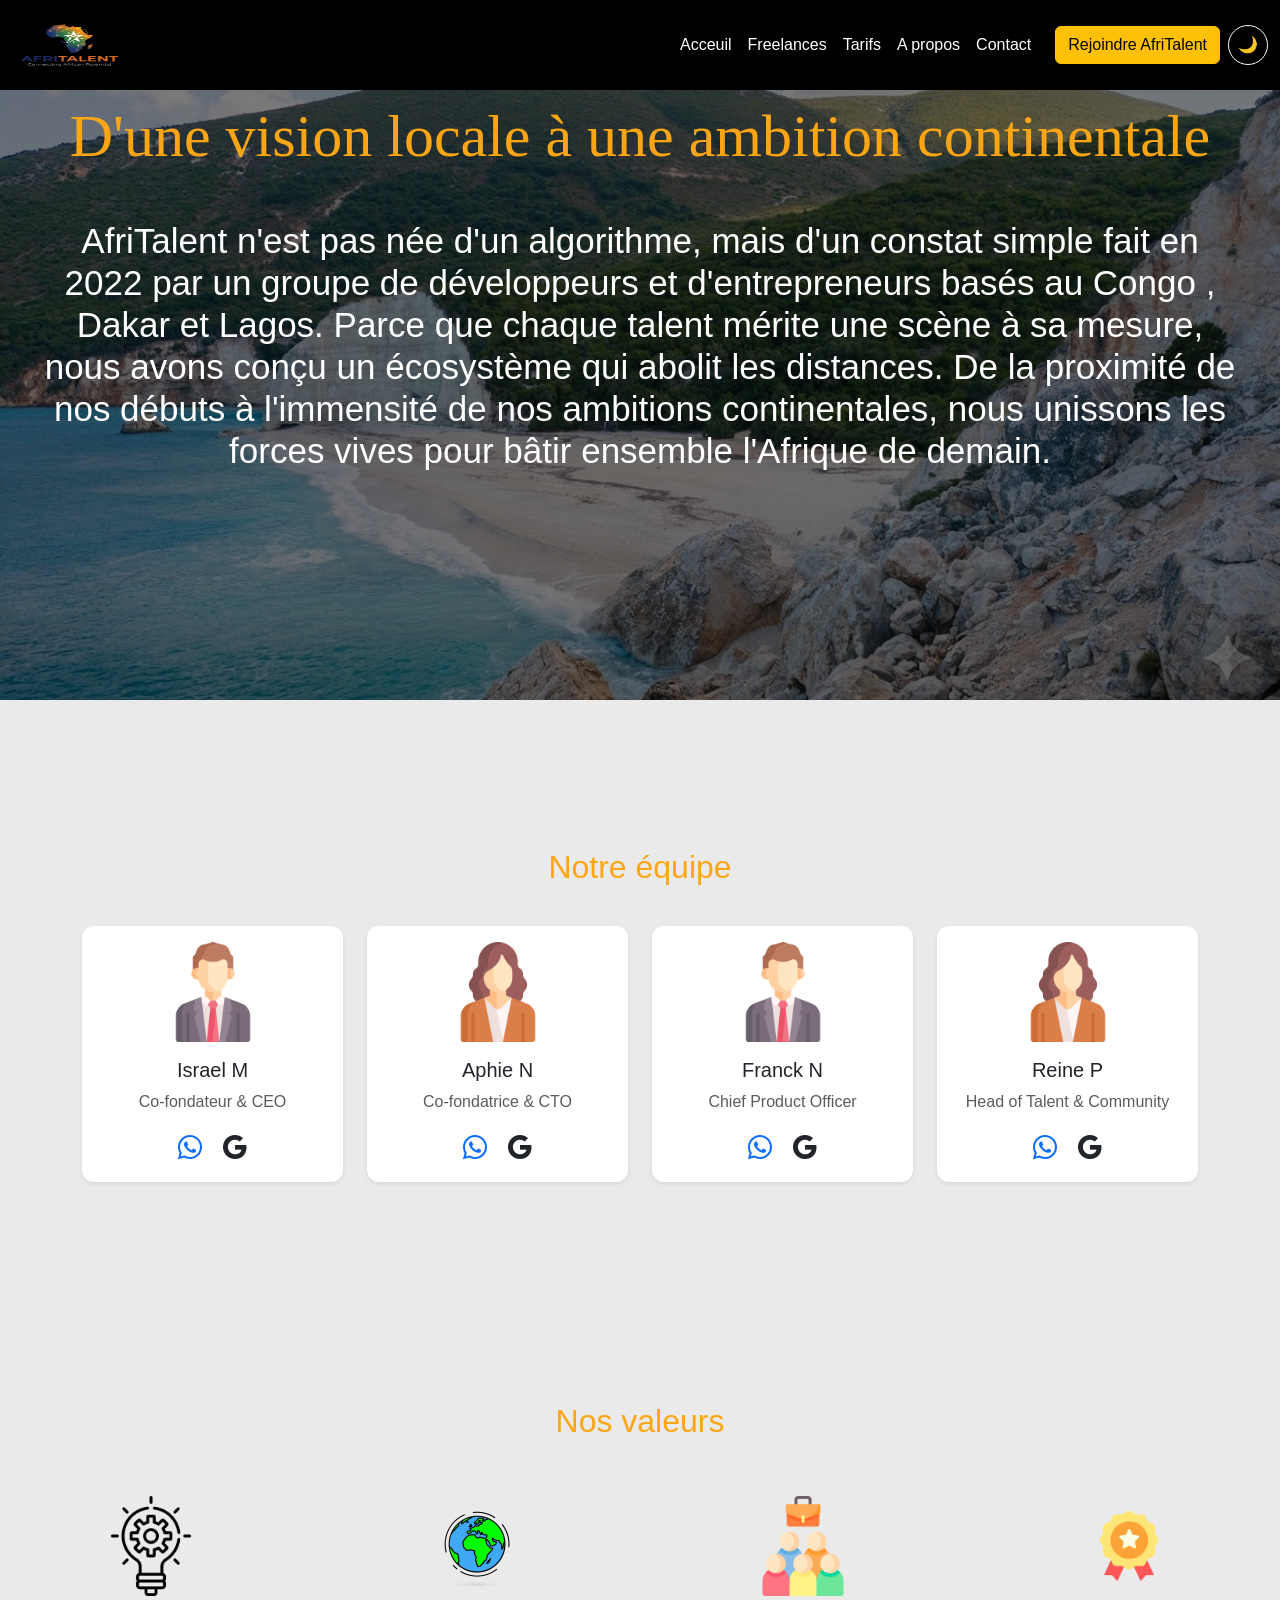
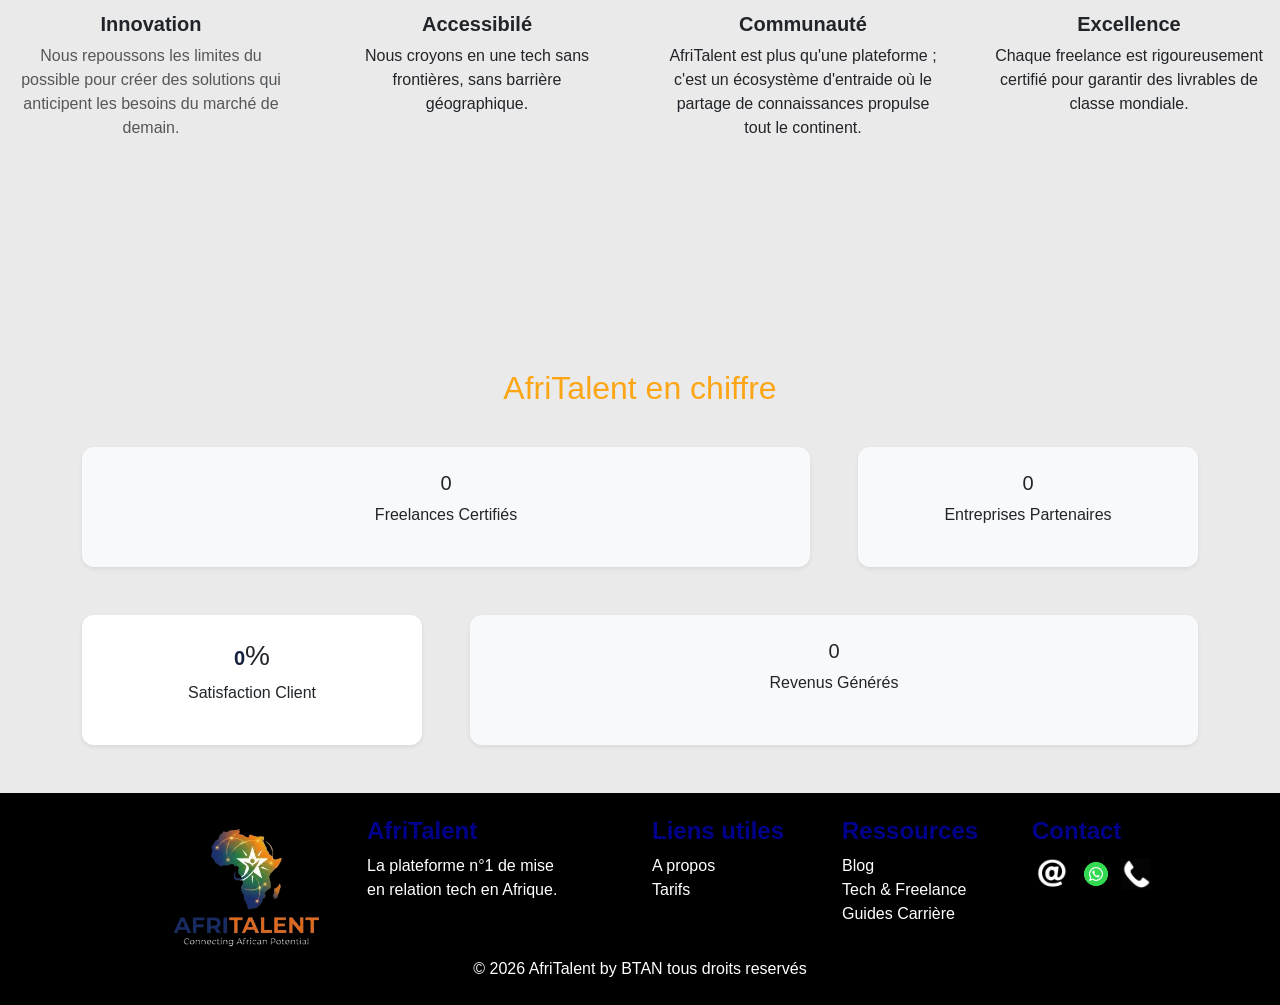
<file: about.html>
<!DOCTYPE html>
<html lang="en">
   <head>
      <meta charset="UTF-8">
      <meta name="viewport" content="width=device-width, initial-scale=1.0">
      <title>Document</title>
      <link href="https://cdn.jsdelivr.net/npm/bootstrap@5.3.8/dist/css/bootstrap.min.css" rel="stylesheet" integrity="sha384-sRIl4kxILFvY47J16cr9ZwB07vP4J8+LH7qKQnuqkuIAvNWLzeN8tE5YBujZqJLB" crossorigin="anonymous">
      <link rel="stylesheet" href="https://cdn.jsdelivr.net/npm/bootstrap-icons@1.11.3/font/bootstrap-icons.min.css">
      <link rel="stylesheet" href="css/style.css">
       <script>
         // Utilisation d'une fonction anonyme immédiatement exécutée (IIFE) 
         // pour s'exécuter instantanément et éviter de polluer l'espace global.
           (function () {
              const savedTheme = localStorage.getItem('theme');
             // 2. On vérifie si le système d'exploitation ou le navigateur de l'utilisateur 
             // est configuré par défaut sur un mode sombre (Dark Mode)
             const systemPrefersDark = window.matchMedia('(prefers-color-scheme: dark)').matches;
              // 3. Condition d'activation du Mode Sombre :
             // Si l'utilisateur a explicitement choisi 'dark' au cours d'une visite précédente OR
             // s'il n'a fait aucun choix mais que son système demande du mode sombre par défaut
             if (savedTheme === 'dark' || (!savedTheme && systemPrefersDark)) {
                document.documentElement.setAttribute('data-bs-theme', 'dark');
                // Sinon, par défaut ou si le choix 'light' était sauvegardé, on applique le thème clair
             } else {
                document.documentElement.setAttribute('data-bs-theme', 'light');
              }
            })();
       </script>
   </head>
    <body>
       <header class="navbar navbar-expand-lg navbar-dark bg-black fixed-top">
          <img src="images/logos.png" width="150" height="50" alt="logo afritalent">
          <button class="navbar-toggler" type="button" data-bs-toggle="collapse" data-bs-target="#navbarnav" aria-controls="navbarnav" aria-expanded="false" aria-label="Toggle navigation">
            <span class="navbar-toggler-icon"></span>
          </button>
            <nav class="container-fluid">
                <div class="collapse navbar-collapse " id="navbarnav">
                    <ul class="navbar-nav ms-auto list-unstyled">
                        <li class="nav-item"><a class="nav-link active" aria-current="page" href="index.html">Acceuil</a></li>
                        <li class="nav-item"><a class="nav-link active" aria-current="page" href="freelances.html">Freelances</a></li>
                        <li class="nav-item"><a class="nav-link active" aria-current="page" href="tarifs.html">Tarifs</a></li>
                        <li class="nav-item"><a class="nav-link active" aria-current="page" href="about.html">A propos</a></li>
                        <li class="nav-item"><a class="nav-link active" aria-current="page" href="contact.html">Contact</a></li>
                    </ul>
                    <div class="d-flex align-items-center ms-3 gap-2">
                        <a href="contact.html" class="btn btn-warning">Rejoindre AfriTalent</a>
                        <button id="theme-toggle" class="btn btn-outline-light rounded-circle p-2 d-flex align-items-center justify-content-center" style="width: 40px; height: 40px;" aria-label="Changer de thème">
                           <span id="theme-toggle-icon">🌙</span>
                        </button>
                    </div>
                </div>
            </nav>
        </header>
       <!-- section notre histoires -->
       <nav id="nav">
           <h1 class="nav-h" >D'une vision locale à une ambition continentale </h1>
           <h2 class="h3">AfriTalent n'est pas née d'un algorithme, mais d'un constat simple fait en 2022 par un groupe de
                développeurs et d'entrepreneurs basés au Congo , Dakar et Lagos. Parce que chaque talent mérite une 
                scène à sa mesure, nous avons conçu un écosystème qui abolit les distances. De la proximité de nos débuts 
                à l'immensité de nos ambitions continentales, nous unissons les forces vives pour bâtir ensemble l'Afrique de demain.
            </h2>
        </nav>

       <!-- section Equipe -->
        <section class="container py-5 text-center fade-in-section">
            <h2 class="h2">Notre équipe</h2>
            <div class="row justify-content-center">

                <div class="col-lg-3 col-md-6 mb-4">
                    <article class="card h-100 border-0 shadow-sm p-3">
                        <img src="images/h.png" class="mx-auto d-block img-fluid mb-3" width="100" height="100" alt="israel m">
                        <h3 class="h5">Israel M</h3>
                        <p class="text-muted">Co-fondateur & CEO </p>
                        <div  class="social-links">
                           <a href="https://wa.me/221710080086" class="text-decoration-none mx-2"><i class="bi bi-whatsapp fs-4 text-primary" ></i></a>
                           <a href="mailto:israelmuteba007@outlook.fr" class="text-decoration-none mx-2"><i class="bi bi-google fs-4 text-dark"></i></a>
                        </div>
                   </article>
                </div>

                <div class="col-lg-3 col-md-6 mb-4">
                    <article class="card h-100 border-0 shadow-sm p-3">
                        <img src="images/f.png" class="mx-auto d-block img-fluid mb-3" width="100" height="100" alt="aphie n">
                        <h3 class="h5">Aphie N</h3>
                        <p class="text-muted">Co-fondatrice & CTO </p>
                        <div  class="social-links">
                           <a href="https://wa.me/221781727714" class="text-decoration-none mx-2"><i class="bi bi-whatsapp fs-4 text-primary" ></i></a>
                           <a href="mailto:aphienoakhbsemetati@gmail.com" class="text-decoration-none mx-2"><i class="bi bi-google fs-4 text-dark"></i></a>
                        </div>
                   </article>
                </div>

                <div class="col-lg-3 col-md-6 mb-4">   
                    <article class="card h-100 border-0 shadow-sm p-3">
                        <img src="images/h.png" class="mx-auto d-block img-fluid mb-3" width="100" height="100" alt="franck n">
                        <h3 class="h5">Franck N</h3>
                        <p class="text-muted">Chief Product Officer </p>
                        <div  class="social-links">
                           <a href="https://wa.me/242069455115" class="text-decoration-none mx-2"><i class="bi bi-whatsapp fs-4 text-primary" ></i></a>
                           <a href="mailto:ndounalandry99@gmail.com" class="text-decoration-none mx-2"><i class="bi bi-google fs-4 text-dark"></i></a>
                        </div>
                    </article>
                </div>

                <div class="col-lg-3 col-md-6 mb-4">
                    <article class="card h-100 border-0 shadow-sm p-3">
                        <img src="images/f.png" class="mx-auto d-block img-fluid mb-3" width="100" height="100" alt="reine p">
                        <h3 class="h5">Reine P</h3>
                        <p class="text-muted">Head of Talent & Community </p>
                        <div  class="social-links">
                           <a href="https://wa.me/221786753694" class="text-decoration-none mx-2"><i class="bi bi-whatsapp fs-4 text-primary" ></i></a>
                           <a href="mailto:priscillereine1@gmail.com" class="text-decoration-none mx-2"><i class="bi bi-google fs-4 text-dark"></i></a>
                        </div>
                   </article>
                </div>
            </div>
        </section>

        <!-- section nos valeurs -->
        <section class="bg-white py-5 text-center fade-in-section">
            <h2 class="h2">Nos valeurs</h2>
            <div class="row g-4">

                <div class="col-lg-3 col-md-6">
                    <article class="p-3">
                        <img src="images/v1.png" class="mb-3 img-fluid" width="100" height="100" alt="innovation">
                        <h3 class="fw-bold h5">Innovation</h3>
                        <p class="text-muted">Nous repoussons les limites du possible pour créer des solutions qui anticipent les besoins du marché de demain.</p>
                    </article>
                </div>

                <div class="col-lg-3 col-md-6">
                    <article class="p-3">
                        <img src="images/v2.png" class="mb-3 img-fluid" width="100" height="100" alt="accessibilite">
                        <h3 class="fw-bold h5">Accessibilé</h3>
                        <p>Nous croyons en une tech sans frontières, sans barrière géographique.</p>
                    </article>
                </div>

                <div class="col-lg-3 col-md-6">
                    <article class="p-3">
                        <img src="images/v3.png" class="mb-3 img-fluid" width="100" height="100" alt="communaute">
                        <h3 class="fw-bold h5">Communauté</h3>
                        <p>AfriTalent est plus qu'une plateforme ; c'est un écosystème d'entraide où le partage de connaissances propulse tout le continent.</p>
                    </article>
                </div>

                <div class="col-lg-3 col-md-6">
                    <article class="p-3">
                        <img src="images/v4.png" class="mb-3 img-fluid" width="100" height="100" alt="excellence">
                        <h3 class="fw-bold h5">Excellence</h3>
                        <p>Chaque freelance est rigoureusement certifié pour garantir des livrables de classe mondiale.</p>
                    </article>
                </div>
            </div>
        </section>

        <!-- section chiffre clé -->
        <section class="container py-5">
            <div>
                <h2 class="h2">AfriTalent en chiffre</h2>
                <div class="row g-5">
                    <div class="col-md-8">
                        <div class="card h-100 border-0 shadow-sm bg-light  p-4">
                            <h3 class="counter h5" data-target="1500">0</h3>
                            <p>Freelances Certifiés</p>
                        </div>
                    </div>

                    <div class="col-md-4">
                        <div class="card h-100 border-0 shadow-sm p-4 text-center bg-light ">
                           <h3 class="counter h5" data-target="120">0</h3>
                           <p>Entreprises Partenaires</p>
                        </div>
                    </div>

                    <div class="col-md-4">
                        <div class="card h-100 border-0 shadow-sm p-4 text-center">
                           <h3><span class="counter h5" data-target="98">0</span>%</h3>
                           <p>Satisfaction Client</p>
                        </div>
                    </div>

                    <div class="col-md-8">
                        <div class="card h-100 border-0 shadow-sm bg-light p-4">
                           <h3 class="counter h5" data-target="450">0</h3>
                           <p>Revenus Générés</p>
                        </div>
                    </div>
                </div>
            </div>
        </section>

        <!-- pied de page -->
        <footer  class="bg-black text-white py-4" >
            <div class="container">
                <div class="row">
                    <div class="col-md-3 text-end">
                       <img src="images/logos.png" alt="Logo AfriTalent" style="max-height: 140px;" class="img-fluid"  > 
                    </div>
                    <div class="col-md-3">
                      <h4 style="color: #00008B;" class="fw-bold">AfriTalent </h4>
                      <p>La plateforme n°1 de mise <br> en relation tech en Afrique. </p>
                    </div>
                   <div class="col-md-2">
                       <h4 style="color: #00008B;" class="fw-bold">Liens utiles</h4>
                        <ul class="list-unstyled">
                            <li><a href="about.html" class="text-decoration-none text-white">A propos</a></li>
                            <li><a href="tarifs.html" class="text-decoration-none text-white">Tarifs</a></li>
                        </ul>    
                   </div>
                   <div class="col-md-2">
                        <h4 style="color: #00008B;" class="fw-bold">Ressources</h4>
                        <p> Blog <br>Tech & Freelance <br> Guides Carrière</p>
                   </div>
                   <div class="col-md-2">
                    <h4 style="color: #00008B;" class="fw-bold">Contact</h4>
                        <a href="mailto:aphienoakhbsemetati@gmail.com"><img src="images/mail.png" width="40" height="40" alt="mail"></a>
                        <a href="https://wa.me/+221781727714?text=Bonjour"><img src="images/whatsapp_logo.png" width="40" height="40" alt="whatsapp"></a>
                        <a href="callto:+221781727714"><img src="images/tel.png" width="30" height="30" alt="telephone"></a>
                   </div>
                </div>
            </div>
            <p class="text-center mb-0">&copy; 2026 AfriTalent by BTAN tous droits reservés</p>
        </footer>
        <script src="https://cdn.jsdelivr.net/npm/bootstrap@5.3.3/dist/js/bootstrap.bundle.min.js"></script>
        <script src="js/main.js"></script>
        <button id="backToTop" class="btn btn-warning" title="Retour en haut">
            <span style="font-size: 20px; font-weight: bold; line-height: 1;">&uarr;</span>
        </button>
    </body>
</html>
</file>
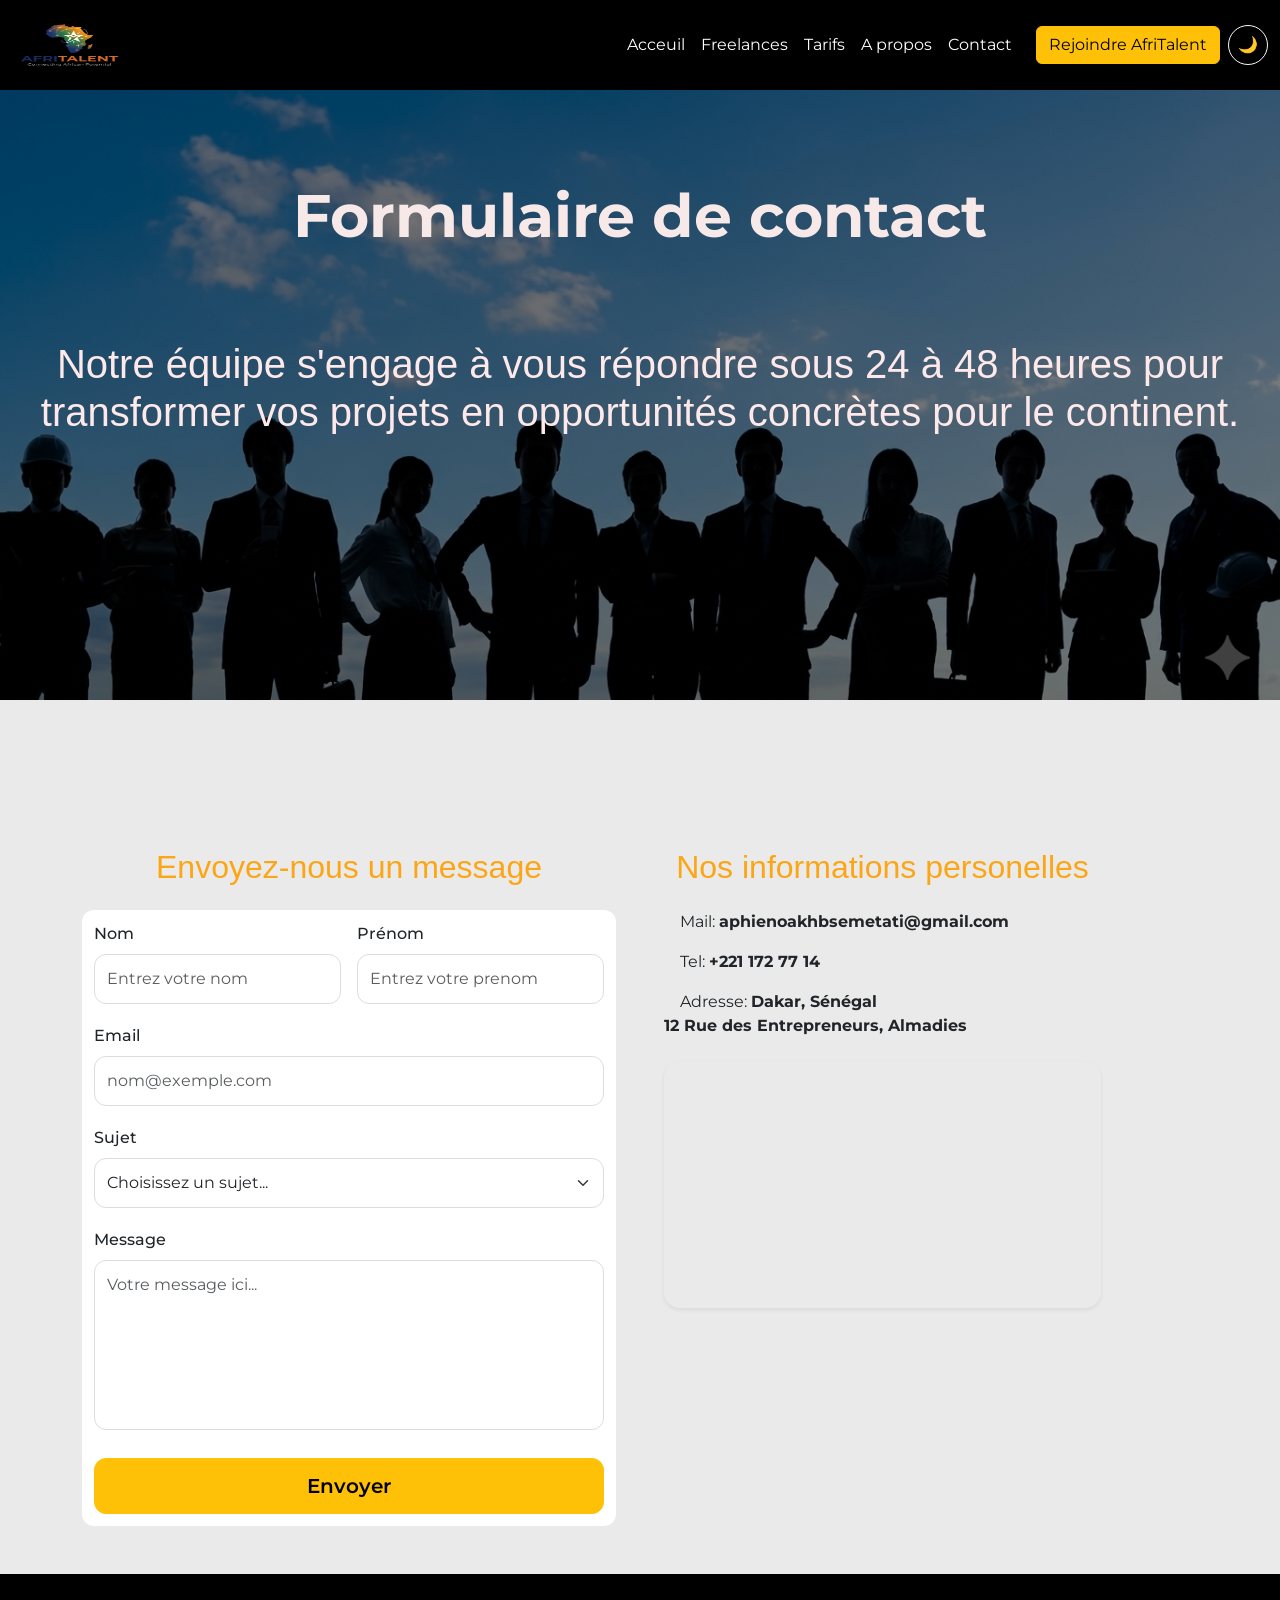
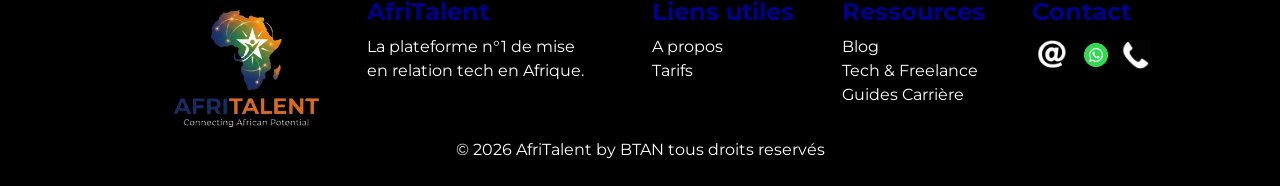
<file: contact.html>
<!DOCTYPE html>
<html lang="en">
   <head>
       <meta charset="UTF-8">
       <meta name="viewport" content="width=device-width, initial-scale=1.0">
       <title>Document</title>
       <link href="https://cdn.jsdelivr.net/npm/bootstrap@5.3.8/dist/css/bootstrap.min.css" rel="stylesheet" integrity="sha384-sRIl4kxILFvY47J16cr9ZwB07vP4J8+LH7qKQnuqkuIAvNWLzeN8tE5YBujZqJLB" crossorigin="anonymous">
       <link rel="stylesheet" href="css/style.css">
       <link href="https://fonts.googleapis.com/css2?family=Bebas+Neue&family=Bitcount+Grid+Double:wght@100..900&family=Montserrat:ital,wght@0,100..900;1,100..900&display=swap" rel="stylesheet">
       <script>
           // Utilisation d'une fonction anonyme immédiatement exécutée (IIFE) 
          // pour s'exécuter instantanément et éviter de polluer l'espace global.
           (function () {
               const savedTheme = localStorage.getItem('theme');
               // 2. On vérifie si le système d'exploitation ou le navigateur de l'utilisateur 
              // est configuré par défaut sur un mode sombre (Dark Mode)
               const systemPrefersDark = window.matchMedia('(prefers-color-scheme: dark)').matches;
               // 3. Condition d'activation du Mode Sombre :
              // Si l'utilisateur a explicitement choisi 'dark' au cours d'une visite précédente OR
             // s'il n'a fait aucun choix mais que son système demande du mode sombre par défaut
               if (savedTheme === 'dark' || (!savedTheme && systemPrefersDark)) {
                   document.documentElement.setAttribute('data-bs-theme', 'dark');
                   // Sinon, par défaut ou si le choix 'light' était sauvegardé, on applique le thème clair
               } else {
                   document.documentElement.setAttribute('data-bs-theme', 'light');
               }
           })();
       </script>
    </head>
    <body>
        <header class="navbar navbar-expand-lg navbar-dark bg-black fixed-top">
          <img src="images/logos.png" width="150" height="50" alt="logo afritalent">
          <button class="navbar-toggler" type="button" data-bs-toggle="collapse" data-bs-target="#navbarnav" aria-controls="navbarnav" aria-expanded="false" aria-label="Toggle navigation">
            <span class="navbar-toggler-icon"></span>
          </button>
            <nav class="container-fluid">
                <div class="collapse navbar-collapse " id="navbarnav">
                    <ul class="navbar-nav ms-auto list-unstyled">
                        <li class="nav-item"><a class="nav-link active" aria-current="page" href="index.html">Acceuil</a></li>
                        <li class="nav-item"><a class="nav-link active" aria-current="page" href="freelances.html">Freelances</a></li>
                        <li class="nav-item"><a class="nav-link active" aria-current="page" href="tarifs.html">Tarifs</a></li>
                        <li class="nav-item"><a class="nav-link active" aria-current="page" href="about.html">A propos</a></li>
                        <li class="nav-item"><a class="nav-link active" aria-current="page" href="contact.html">Contact</a></li>
                    </ul>
                    <div class="d-flex align-items-center ms-3 gap-2">
                        <a href="contact.html" class="btn btn-warning">Rejoindre AfriTalent</a>
                        <button id="theme-toggle" class="btn btn-outline-light rounded-circle p-2 d-flex align-items-center justify-content-center" style="width: 40px; height: 40px;" aria-label="Changer de thème">
                           <span id="theme-toggle-icon">🌙</span>
                        </button>
                    </div>
                </div>
            </nav>
        </header>
        
       <section id="section">
           <div>
               <h1 class="catalogue">Formulaire de contact</h1>
               <h2 class="solution h4">Notre équipe s'engage à vous répondre sous 24 à 48 heures pour transformer vos projets en opportunités concrètes pour le continent.</h2>
           </div>
       </section>
     <div  class="container py-5">
         <div class="row g-5">
             <div class="col-lg-6">
                 <h2 class=" h2 mb-4">Envoyez-nous un message</h2>
                 
                 <form id="contact-form" novalidate>
                     <div class="row g-3">
                         <div class="col-md-6">
                             <label for="nom" class="form-label text-body">Nom</label>
                             <input type="text" class="form-control" id="nom" name="nom" required placeholder="Entrez votre nom">
                             <div id="name-error" class="text-danger small mt-1"></div>
                         </div>
                         
                         <div class="col-md-6">
                             <label for="prenom" class="form-label text-body">Prénom</label>
                             <input type="text" class="form-control" id="prenom" name="prenom" required placeholder="Entrez votre prenom">
                             <div class="error-message text-danger small mt-1"></div>
                         </div>
                 
                         <div class="col-12">
                             <label for="email" class="form-label text-body">Email</label>
                             <input type="email" class="form-control" id="email" name="email" required placeholder="nom@exemple.com">
                             <div id="email-error" class="text-danger small mt-1"></div>
                         </div>
                         
                         <div class="col-12">
                             <label for="sujet" class="form-label text-body">Sujet</label>
                             <select class="form-select" id="sujet" name="sujet" required>
                                 <option value="" selected disabled>Choisissez un sujet...</option>
                                 <option value="recrutement">Recrutement de talent</option>
                                 <option value="partenariat">Partenariat</option>
                                 <option value="support">Support technique</option>
                                 <option value="autre">Autre demande</option>
                              </select>
                             <div class="error-message text-danger small mt-1"></div>
                         </div>
                         
                         <div class="col-12">
                             <label for="message" class="form-label text-body">Message</label>
                             <textarea class="form-control" id="message" name="message" rows="6" required placeholder="Votre message ici..."></textarea>
                             <div id="message-error" class="text-danger small mt-1"></div>
                         </div>
                     </div>
 
                     <!-- Bouton pour envoyer le message -->
                     <button type="submit" class="btn btn-warning btn-lg w-100 mt-4" id="submit-btn">
                         <span id="btn-text">Envoyer</span>
                     </button>
 
                     <!-- Message de succès pour formulaire-->
                     <div id="success-message" class="alert alert-success mt-4 d-none">
                         <i class="bi bi-check-circle-fill me-2"></i>
                         Votre message a bien été envoyé ! Notre équipe vous recontactera rapidement.
                     </div>
                 </form>
             </div>
 
              <!-- INFORMATIONS DE CONTACT + MAPS -->
             <div class="col-lg-5">
                 <div class="sticky-top" style="top: 100px;">
                     <h2 class=" h2 mb-4">Nos informations personelles</h2>
                     
                     <div class="mb-4">
                         <p><i class="bi bi-envelope-fill text-primary me-3"></i>Mail: <strong>aphienoakhbsemetati@gmail.com</strong></p>
                         <p><i class="bi bi-telephone-fill text-primary me-3"></i>Tel: <strong>+221 172 77 14</strong></p>
                         <p><i class="bi bi-geo-alt-fill text-primary me-3"></i> Adresse: <strong>Dakar, Sénégal<br>
                              12 Rue des Entrepreneurs, Almadies </strong></p>
                     </div>
 
                     <!-- Carte Google -->
                     <div class="ratio ratio-16x9 rounded-4 overflow-hidden shadow-sm">
                         <iframe 
                          src="https://maps.google.com/maps?q=14.690917691477004,-17.459252320736045&hl=fr&z=15&output=embed" 
                          height="450" 
                          style="border:0; width:100% ;" 
                           allowfullscreen="" 
                          loading="lazy">
                         </iframe>
                     </div>
                 </div>
             </div>
 
         </div>
     </div>

     <!-- pied de page -->
        <footer  class="bg-black text-white py-4" >
            <div class="container">
                <div class="row">
                    <div class="col-md-3 text-end">
                       <img src="images/logos.png" alt="Logo AfriTalent" style="max-height: 140px;" class="img-fluid"  > 
                    </div>
                    <div class="col-md-3">
                      <h3 style="color: #00008B;" class="fw-bold h4">AfriTalent </h3>
                      <p>La plateforme n°1 de mise <br> en relation tech en Afrique. </p>
                    </div>
                   <div class="col-md-2">
                       <h4 style="color: #00008B;" class="fw-bold">Liens utiles</h4>
                        <ul class="list-unstyled">
                            <li><a href="about.html" class="text-decoration-none text-white">A propos</a></li>
                            <li><a href="tarifs.html" class="text-decoration-none text-white">Tarifs</a></li>
                        </ul>    
                   </div>
                   <div class="col-md-2">
                        <h4 style="color: #00008B;" class="fw-bold">Ressources</h4>
                        <p> Blog <br>Tech & Freelance <br> Guides Carrière</p>
                   </div>
                   <div class="col-md-2">
                    <h4 style="color:#00008B;" class="fw-bold">Contact</h4>
                        <a href="mailto:aphienoakhbsemetati@gmail.com"><img src="images/mail.png" width="40" height="40" alt="mail"></a>
                        <a href="https://wa.me/+221781727714?text=Bonjour"><img src="images/whatsapp_logo.png" width="40" height="40" alt="whatsapp"></a>
                        <a href="callto:+221781727714"><img src="images/tel.png" width="30" height="30" alt="telephone"></a>
                   </div>
                </div>
            </div>
            <p class="text-center mb-0">&copy; 2026 AfriTalent by BTAN tous droits reservés</p>
        </footer>
        <script src="https://cdn.jsdelivr.net/npm/bootstrap@5.3.0/dist/js/bootstrap.bundle.min.js"></script> 
        <script src="js/main.js"></script>
        <button id="backToTop" class="btn btn-warning" title="Retour en haut">
            <span style="font-size: 20px; font-weight: bold; line-height: 1;">&uarr;</span>
        </button>    
    </body>
</html>
</file>
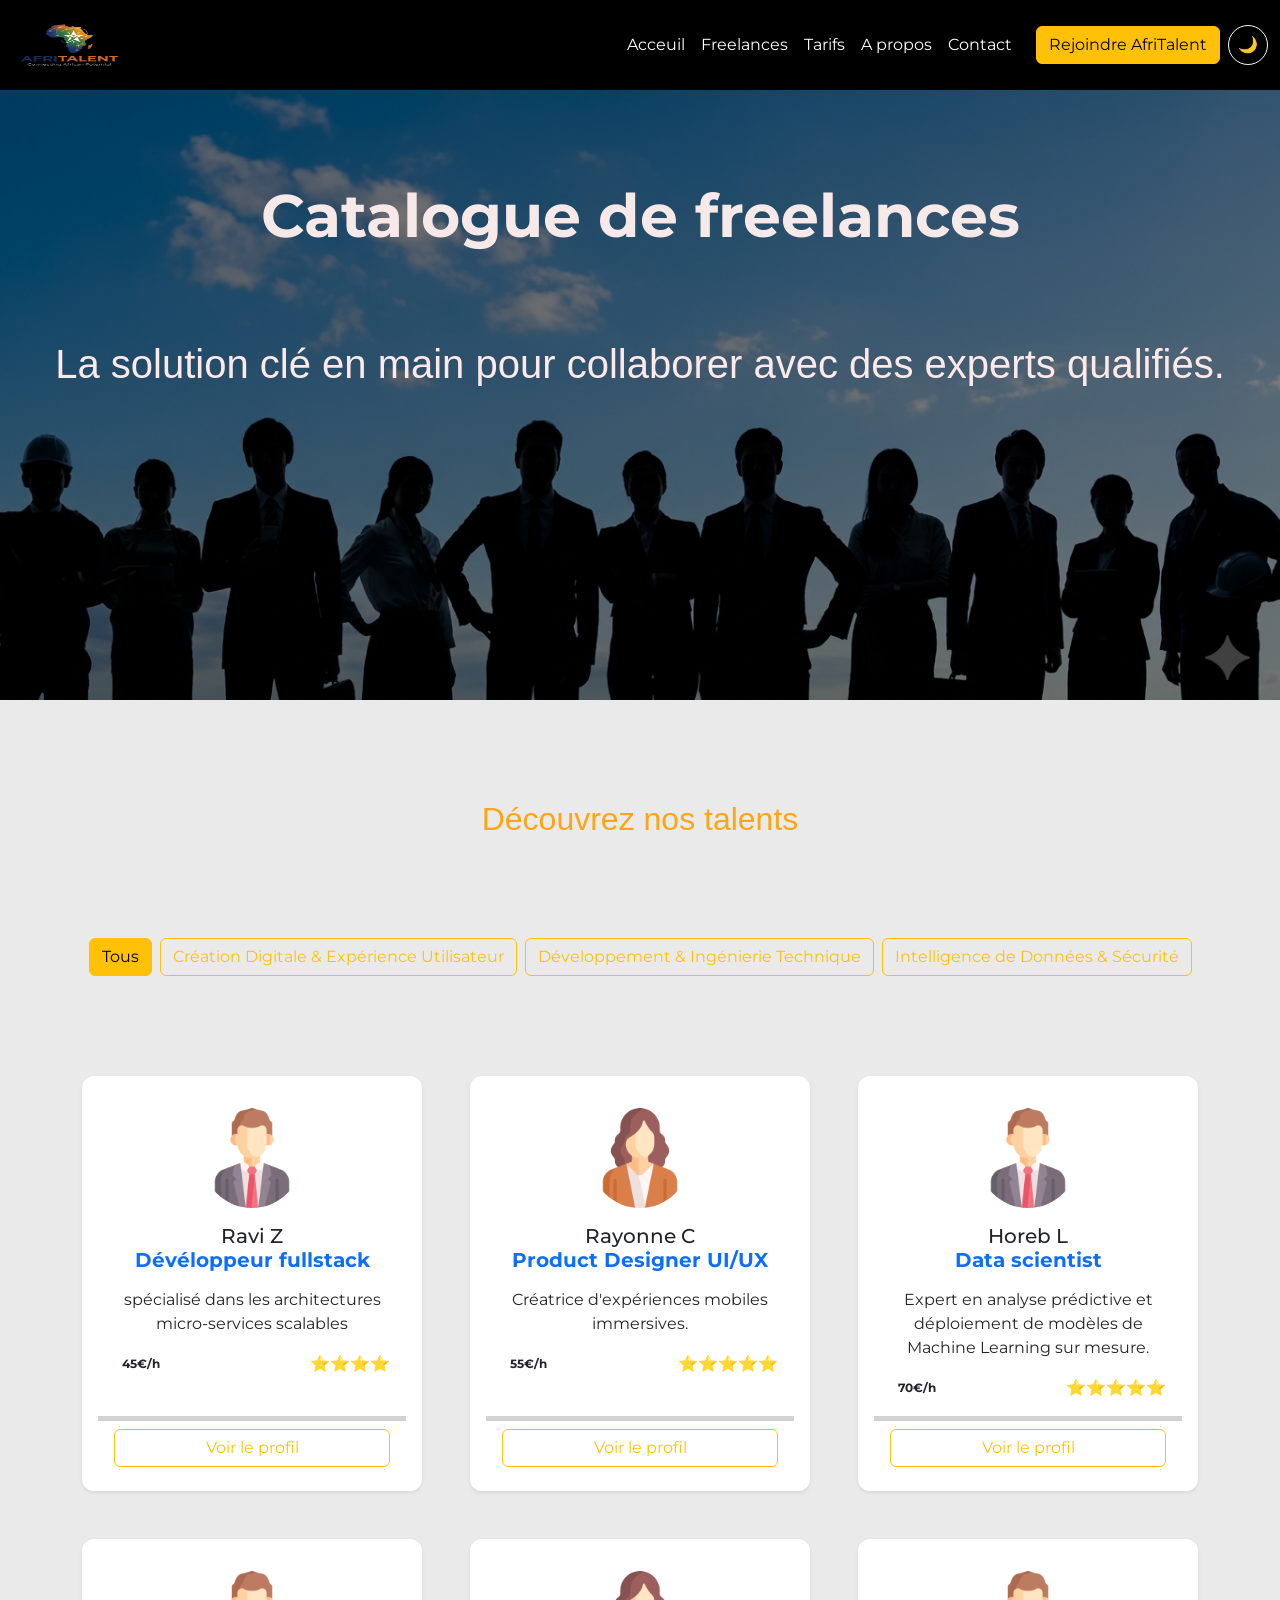
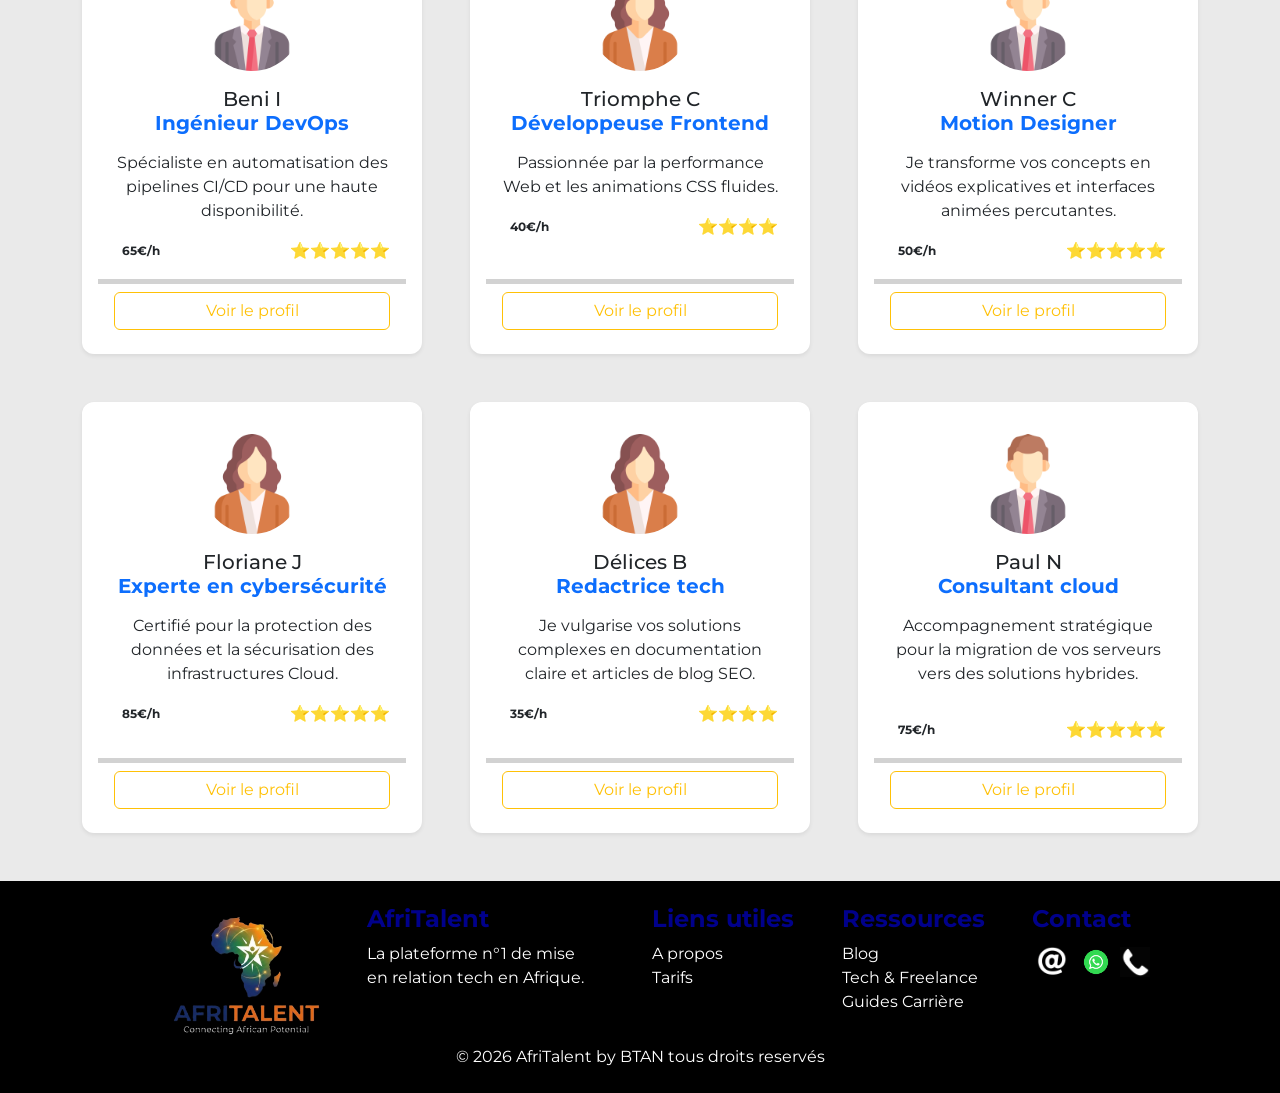
<file: freelances.html>
<!DOCTYPE html>
<html lang="en">
   <head>
        <meta charset="UTF-8">
        <meta name="viewport" content="width=device-width, initial-scale=1.0">
        <title>Document</title>
        <link href="https://cdn.jsdelivr.net/npm/bootstrap@5.3.8/dist/css/bootstrap.min.css" rel="stylesheet" integrity="sha384-sRIl4kxILFvY47J16cr9ZwB07vP4J8+LH7qKQnuqkuIAvNWLzeN8tE5YBujZqJLB" crossorigin="anonymous">
        <link rel="stylesheet" href="css/style.css">
        <link href="https://fonts.googleapis.com/css2?family=Bebas+Neue&family=Bitcount+Grid+Double:wght@100..900&family=Montserrat:ital,wght@0,100..900;1,100..900&display=swap" rel="stylesheet">
        <script>
            // Utilisation d'une fonction anonyme immédiatement exécutée (IIFE) 
           // pour s'exécuter instantanément et éviter de polluer l'espace global.
            (function () {
                const savedTheme = localStorage.getItem('theme');
                // 2. On vérifie si le système d'exploitation ou le navigateur de l'utilisateur 
               // est configuré par défaut sur un mode sombre (Dark Mode)
                const systemPrefersDark = window.matchMedia('(prefers-color-scheme: dark)').matches;
                // 3. Condition d'activation du Mode Sombre :
               // Si l'utilisateur a explicitement choisi 'dark' au cours d'une visite précédente OR
              // s'il n'a fait aucun choix mais que son système demande du mode sombre par défaut
                if (savedTheme === 'dark' || (!savedTheme && systemPrefersDark)) {
                    document.documentElement.setAttribute('data-bs-theme', 'dark');
                    // Sinon, par défaut ou si le choix 'light' était sauvegardé, on applique le thème clair
                } else {
                    document.documentElement.setAttribute('data-bs-theme', 'light');
                }
            })();
        </script>
    </head>
    <body>
       <header class="navbar navbar-expand-lg navbar-dark bg-black fixed-top">
          <img src="images/logos.png" width="150" height="50" alt="logo afritalent">
          <button class="navbar-toggler" type="button" data-bs-toggle="collapse" data-bs-target="#navbarnav" aria-controls="navbarnav" aria-expanded="false" aria-label="Toggle navigation">
            <span class="navbar-toggler-icon"></span>
          </button>
            <nav class="container-fluid">
                <div class="collapse navbar-collapse " id="navbarnav">
                    <ul class="navbar-nav ms-auto list-unstyled">
                        <li class="nav-item"><a class="nav-link active" aria-current="page" href="index.html">Acceuil</a></li>
                        <li class="nav-item"><a class="nav-link active" aria-current="page" href="freelances.html">Freelances</a></li>
                        <li class="nav-item"><a class="nav-link active" aria-current="page" href="tarifs.html">Tarifs</a></li>
                        <li class="nav-item"><a class="nav-link active" aria-current="page" href="about.html">A propos</a></li>
                        <li class="nav-item"><a class="nav-link active" aria-current="page" href="contact.html">Contact</a></li>
                    </ul>
                    <div class="d-flex align-items-center ms-3 gap-2">
                        <a href="contact.html" class="btn btn-warning">Rejoindre AfriTalent</a>
                        <button id="theme-toggle" class="btn btn-outline-light rounded-circle p-2 d-flex align-items-center justify-content-center" style="width: 40px; height: 40px;" aria-label="Changer de thème">
                           <span id="theme-toggle-icon">🌙</span>
                        </button>
                    </div>
                </div>
            </nav>
        </header>
        
        <section id="section">
            <div>
                <h1 class="catalogue">Catalogue de freelances</h1>
                <h2 class="solution h4">La solution clé en main pour collaborer avec des experts qualifiés.</h2>
            </div>
        </section>

        <!-- section filtre -->
         <h2 class="h2">Découvrez nos talents</h2>
        <div id="filtre">
           <div class="filters d-flex flex-wrap gap-2 justify-content-center" id="filters">
              <button class="filter-btn btn btn-outline-warning active" data-filter="all">Tous</button>
              <button class="filter-btn btn btn-outline-warning" data-filter="création">Création Digitale & Expérience Utilisateur</button>
              <button class="filter-btn btn btn-outline-warning" data-filter="developpement">Développement & Ingénierie Technique</button>
              <button class="filter-btn btn btn-outline-warning" data-filter="intelligence">Intelligence de Données & Sécurité</button>
           </div>
        </div>

        <div class="container mb-5 fade-in-section" >
           <div class="row g-5" id="freelance-wrapper">
               <article class="col-12 col-md-6 col-lg-4 freelance-item" data-category="developpement">
                   <div class="card h-100 shadow-sm border-0 text-center p-3">
                       <img src="images/h.png" class="rounded-circle mx-auto mt-3" width="100" height="100" alt="ravi z">
                       <div class="card-body">
                           <h3 class="card-title mb-0 h5">Ravi Z <br> <span class="text-primary fw-bold">Dévéloppeur fullstack</span></h3>
                           <p class="mt-3">spécialisé dans les architectures micro-services scalables</p> 
                           <div class="d-flex justify-content-between align-items-center mt-auto">
                               <span class="badge text-dark">45€/h </span>
                               <span class="text-warning">⭐⭐⭐⭐</span>
                           </div>
                       </div>
                       <div class="card-footer bg-transparent border-5">
                           <a href="#" class="btn btn-outline-warning w-100">Voir le profil</a>
                       </div>  
                   </div>
               </article>
   
               <article class="col-12 col-md-6 col-lg-4 freelance-item" data-category="création">
                   <div class="card h-100 shadow-sm border-0 text-center p-3">
                      <img src="images/f.png" class="rounded-circle mx-auto mt-3" width="100" height="100" alt="rayonne c">
                      <div class="card-body">
                          <h3 class="card-title mb-0 h5">Rayonne C <br> <span class="text-primary fw-bold">Product Designer UI/UX </span></h3>
                          <p class="mt-3">Créatrice d'expériences mobiles immersives.</p>
                           <div class="d-flex justify-content-between align-items-center mt-auto">
                              <span class="badge text-dark">55€/h</span>
                              <span class="text-warning">⭐⭐⭐⭐⭐</span>
                           </div>
                      </div>
                      <div class="card-footer bg-transparent border-5">
                           <a href="#" class="btn btn-outline-warning w-100">Voir le profil</a>
                       </div>  
                   </div>
               </article>
   
               <article class="col-12 col-md-6 col-lg-4 freelance-item" data-category="intelligence">
                   <div class="card h-100 shadow-sm border-0 text-center p-3">
                      <img src="images/h.png" class="rounded-circle mx-auto mt-3" width="100" height="100" alt="horeb l">
                       <div class="card-body">
                         <h3 class="card-title mb-0 h5">Horeb L <br> <span class="text-primary fw-bold">Data scientist  </span></h3>
                         <p class="mt-3">Expert en analyse prédictive et déploiement de modèles de Machine Learning sur mesure.</p>
                          <div class="d-flex justify-content-between align-items-center mt-auto">
                             <span class="badge text-dark">70€/h</span>
                             <span class="text-warning">⭐⭐⭐⭐⭐</span>
                          </div>
                        </div>
                           <div class="card-footer bg-transparent border-5">
                              <a href="#" class="btn btn-outline-warning w-100">Voir le profil</a>
                       </div>  
                   </div>  
               </article>
   
                <article class="col-12 col-md-6 col-lg-4 freelance-item" data-category="developpement">
                   <div class="card h-100 shadow-sm border-0 text-center p-3">
                      <img src="images/h.png" class="rounded-circle mx-auto mt-3" width="100" height="100" alt="beni i">
                      <div class="card-body">
                          <h3 class="card-title mb-0 h5">Beni I <br> <span class="text-primary fw-bold">Ingénieur DevOps </span> </h3>
                          <p class="mt-3">Spécialiste en automatisation des pipelines CI/CD pour une haute disponibilité.</p>
                          <div class="d-flex justify-content-between align-items-center mt-auto">
                                <span class="badge text-dark">65€/h</span>
                             <span class="text-warning">⭐⭐⭐⭐⭐</span>
                          </div>
                      </div>
                      <div class="card-footer bg-transparent border-5">
                           <a href="#" class="btn btn-outline-warning w-100">Voir le profil</a>
                       </div>  
                   </div>  
               </article>
   
               <article class="col-12 col-md-6 col-lg-4 freelance-item" data-category="developpement">
                   <div class="card h-100 shadow-sm border-0 text-center p-3">
                      <img src="images/f.png" class="rounded-circle mx-auto mt-3" width="100" height="100" alt="triomphe c">
                      <div class="card-body">
                          <h3 class="card-title mb-0 h5">Triomphe C <br> <span class="text-primary fw-bold">Développeuse Frontend  </span></h3>
                          <p class="mt-3">Passionnée par la performance Web et les animations CSS fluides.</p>
                           <div class="d-flex justify-content-between align-items-center mt-auto">
                             <span class="badge text-dark">40€/h </span>
                             <span class="text-warning">⭐⭐⭐⭐</span>
                          </div>
                      </div>
                      <div class="card-footer bg-transparent border-5">
                           <a href="#" class="btn btn-outline-warning w-100">Voir le profil</a>
                       </div>  
                   </div>
               </article>
   
               <article class="col-12 col-md-6 col-lg-4 freelance-item" data-category="création Digitale">
                   <div class="card h-100 shadow-sm border-0 text-center p-3">
                      <img src="images/h.png" class="rounded-circle mx-auto mt-3" width="100" height="100" alt="winner c">
                      <div class="card-body">
                           <h3 class="card-title mb-0 h5">Winner C <br> <span class="text-primary fw-bold">Motion Designer </span> </h3>
                           <p class="mt-3">Je transforme vos concepts en vidéos explicatives et interfaces animées percutantes.</p>
                           <div class="d-flex justify-content-between align-items-center mt-auto">
                             <span class="badge text-dark">50€/h </span>
                             <span class="text-warning">⭐⭐⭐⭐⭐</span>
                           </div>
                      </div>
                      <div class="card-footer bg-transparent border-5">
                           <a href="#" class="btn btn-outline-warning w-100">Voir le profil</a>
                       </div>  
                   </div>
               </article>
   
               <article class="col-12 col-md-6 col-lg-4 freelance-item" data-category="intelligence">
                   <div class="card h-100 shadow-sm border-0 text-center p-3">
                      <img src="images/f.png" class="rounded-circle mx-auto mt-3" width="100" height="100" alt="floriane j">
                      <div class="card-body">
                         <h3 class="card-title mb-0 h5">Floriane J <br> <span class="text-primary fw-bold">Experte en cybersécurité </span> </h3>
                         <p class="mt-3">Certifié pour la protection des données et la sécurisation des infrastructures Cloud.</p>
                           <div class="d-flex justify-content-between align-items-center mt-auto">
                               <span class="badge text-dark">85€/h</span>
                               <span class="text-warning">⭐⭐⭐⭐⭐</span>
                           </div>
                      </div>
                      <div class="card-footer bg-transparent border-5">
                           <a href="#" class="btn btn-outline-warning w-100">Voir le profil</a>
                       </div>  
                   </div>
               </article>
   
               <article class="col-12 col-md-6 col-lg-4 freelance-item" data-category="création">
                   <div class="card h-100 shadow-sm border-0 text-center p-3">
                      <img src="images/f.png" class="rounded-circle mx-auto mt-3" width="100" height="100" alt="delices b">
                      <div class="card-body">
                         <h3 class="card-title mb-0 h5"> Délices B <br> <span class="text-primary fw-bold">Redactrice tech </span> </h3>
                         <p class="mt-3"> Je vulgarise vos solutions complexes en documentation claire et articles de blog SEO.</p>
                          <div class="d-flex justify-content-between align-items-center mt-auto">
                             <span class="badge text-dark">35€/h </span>
                             <span class="text-warning">⭐⭐⭐⭐</span>
                          </div>
                      </div>
                      <div class="card-footer bg-transparent border-5">
                           <a href="#" class="btn btn-outline-warning w-100">Voir le profil</a>
                       </div>  
                   </div>
               </article>
   
               <article class="col-12 col-md-6 col-lg-4 freelance-item" data-category="developpement">
                   <div class="card h-100 shadow-sm border-0 text-center p-3">
                      <img src="images/h.png" class="rounded-circle mx-auto mt-3" width="100" height="100" alt="paul n">
                      <div class="card-body">
                         <h3 class="card-title mb-0 h5">Paul N <br> <span class="text-primary fw-bold">Consultant cloud  </span></h3>
                         <p class="mt-3"> Accompagnement stratégique pour la migration de vos serveurs vers des solutions hybrides.</p>
                          <div class="d-flex justify-content-between align-items-center mt-auto pt-3">
                             <span class="badge text-dark">75€/h</span>
                             <span class="text-warning">⭐⭐⭐⭐⭐</span>
                          </div>
                      </div>
                         <div class="card-footer bg-transparent border-5">
                           <a href="#" class="btn btn-outline-warning w-100">Voir le profil</a>
                       </div>  
                   </div>
               </article>
           </div> 
        </div>
        <!-- pied de page -->
        <footer  class="bg-black text-white py-4" >
            <div class="container">
                <div class="row">
                    <div class="col-md-3 text-end">
                       <img src="images/logos.png" alt="Logo AfriTalent" style="max-height: 140px;" class="img-fluid" > 
                    </div>
                    <div class="col-md-3">
                      <h4 style="color: #00008B;" class="fw-bold">AfriTalent </h4>
                      <p>La plateforme n°1 de mise <br> en relation tech en Afrique. </p>
                    </div>
                   <div class="col-md-2">
                       <h4 style="color:#00008B;" class="fw-bold">Liens utiles</h4>
                        <ul class="list-unstyled">
                            <li><a href="about.html" class="text-decoration-none text-white">A propos</a></li>
                            <li><a href="tarifs.html" class="text-decoration-none text-white">Tarifs</a></li>
                        </ul>    
                   </div>
                   <div class="col-md-2">
                        <h4 style="color: #00008B;" class="fw-bold">Ressources</h4>
                        <p> Blog <br>Tech & Freelance <br> Guides Carrière</p>
                   </div>
                   <div class="col-md-2">
                    <h4 style="color:#00008B;" class="fw-bold">Contact</h4>
                        <a href="mailto:aphienoakhbsemetati@gmail.com"><img src="images/mail.png" width="40" height="40" alt="mail"></a>
                        <a href="https://wa.me/+221781727714?text=Bonjour"><img src="images/whatsapp_logo.png" width="40" height="40" alt="whatsapp"></a>
                        <a href="callto:+221781727714"><img src="images/tel.png" width="30" height="30" alt="telephone"></a>
                   </div>
                </div>
            </div>
            <p class="text-center mb-0"> &copy; 2026 AfriTalent by BTAN tous droits reservés</p>
        </footer>
        <script src="https://cdn.jsdelivr.net/npm/bootstrap@5.3.0/dist/js/bootstrap.bundle.min.js"></script>
        <script src="js/main.js"></script>
        <button id="backToTop" class="btn btn-warning" title="Retour en haut">
            <span style="font-size: 20px; font-weight: bold; line-height: 1;">&uarr;</span>
        </button>
    </body>
</html>
</file>
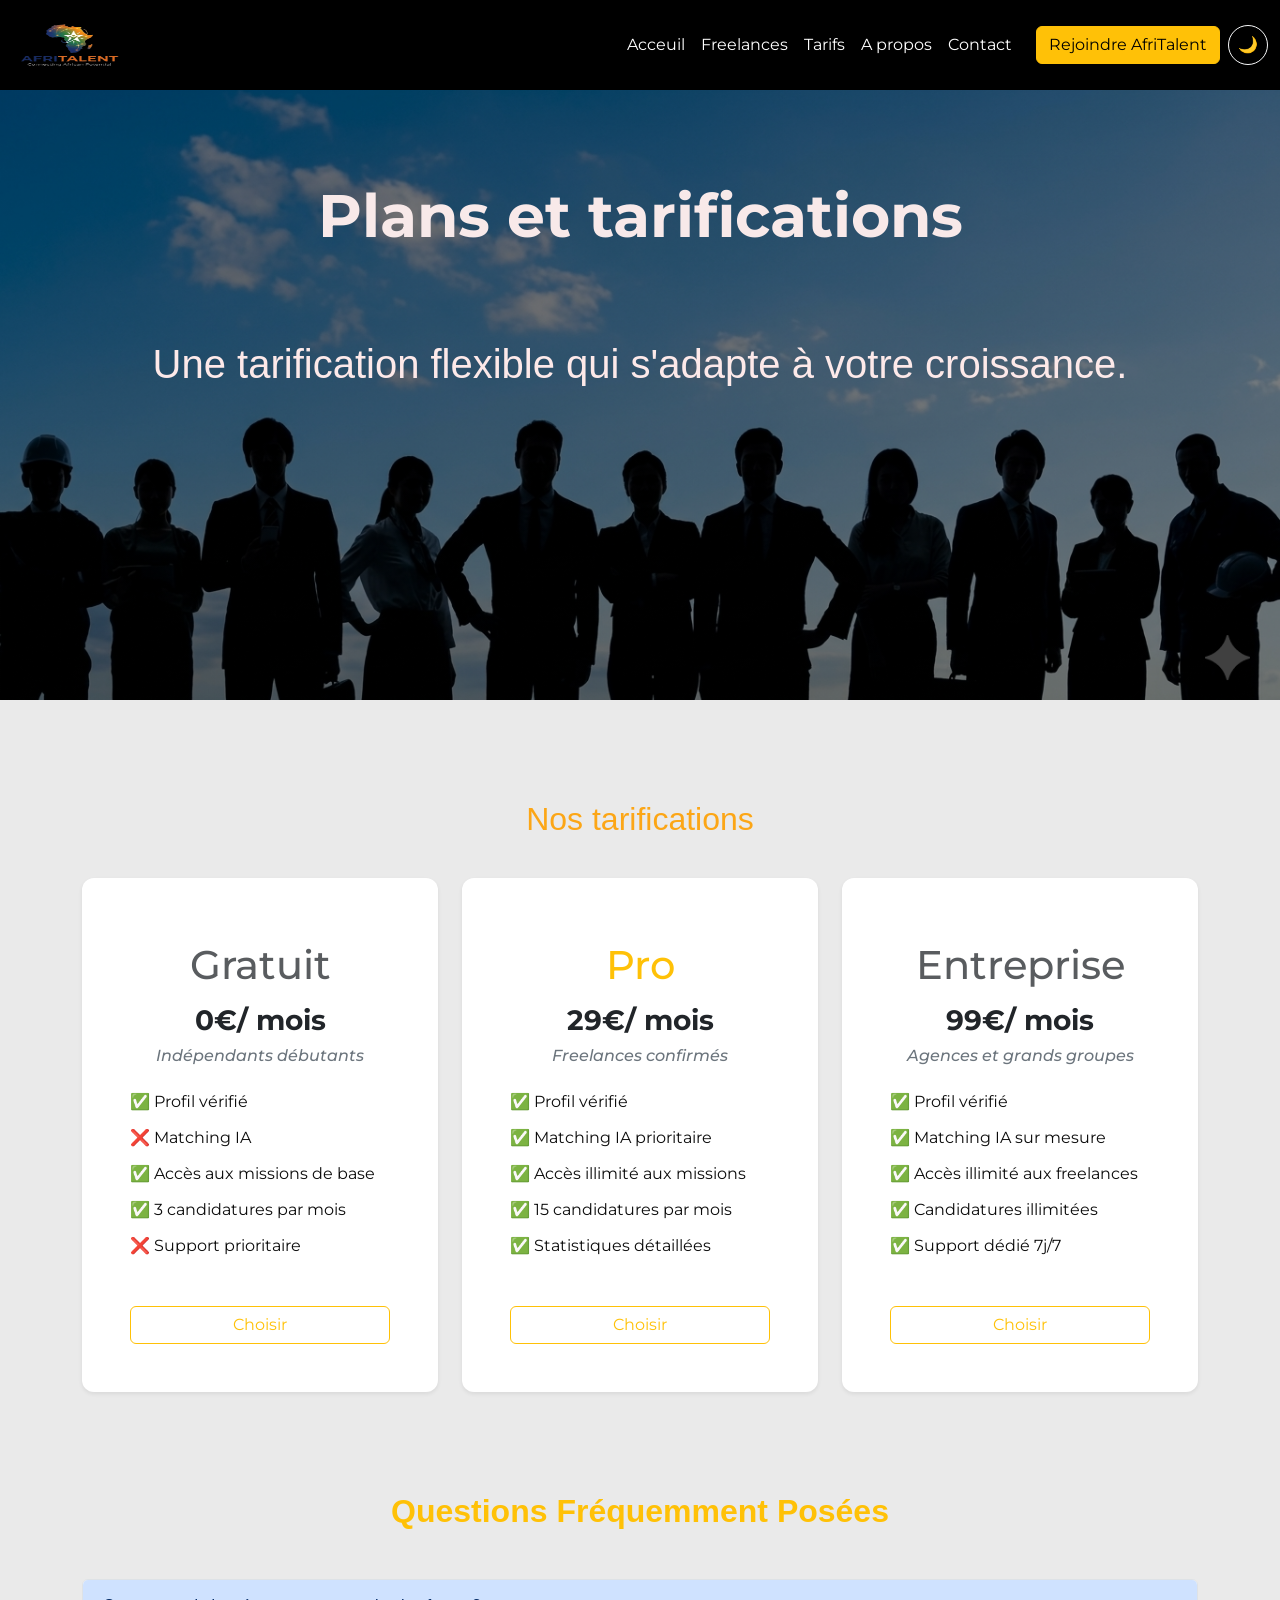
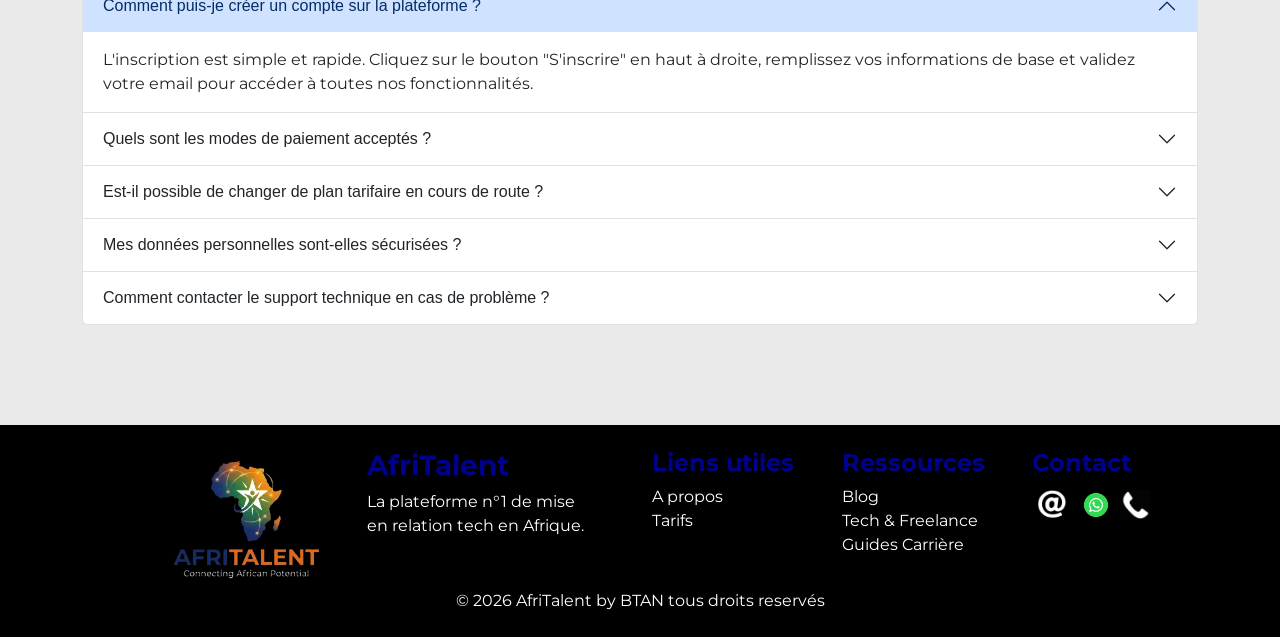
<file: tarifs.html>
<!DOCTYPE html>
<html lang="fr">
   <head>
    <meta charset="UTF-8">
    <meta name="viewport" content="width=device-width, initial-scale=1.0">
    <title>Document</title>
    <link href="https://cdn.jsdelivr.net/npm/bootstrap@5.3.8/dist/css/bootstrap.min.css" rel="stylesheet" integrity="sha384-sRIl4kxILFvY47J16cr9ZwB07vP4J8+LH7qKQnuqkuIAvNWLzeN8tE5YBujZqJLB" crossorigin="anonymous">
    <link rel="stylesheet" href="css/style.css">
    <link href="https://fonts.googleapis.com/css2?family=Bebas+Neue&family=Bitcount+Grid+Double:wght@100..900&family=Montserrat:ital,wght@0,100..900;1,100..900&display=swap" rel="stylesheet">
     <script>
        // Utilisation d'une fonction anonyme immédiatement exécutée (IIFE) 
       // pour s'exécuter instantanément et éviter de polluer l'espace global.
        (function () {
            const savedTheme = localStorage.getItem('theme');
            // 2. On vérifie si le système d'exploitation ou le navigateur de l'utilisateur 
           // est configuré par défaut sur un mode sombre (Dark Mode)
            const systemPrefersDark = window.matchMedia('(prefers-color-scheme: dark)').matches;
            // 3. Condition d'activation du Mode Sombre :
           // Si l'utilisateur a explicitement choisi 'dark' au cours d'une visite précédente OR
          // s'il n'a fait aucun choix mais que son système demande du mode sombre par défaut
            if (savedTheme === 'dark' || (!savedTheme && systemPrefersDark)) {
                document.documentElement.setAttribute('data-bs-theme', 'dark');
                // Sinon, par défaut ou si le choix 'light' était sauvegardé, on applique le thème clair
            } else {
                document.documentElement.setAttribute('data-bs-theme', 'light');
            }
        })();
    </script>
</head>
<body>
    <header class="navbar navbar-expand-lg navbar-dark bg-black fixed-top">
          <img src="images/logos.png" width="150" height="50" alt="logo afritalent">
          <button class="navbar-toggler" type="button" data-bs-toggle="collapse" data-bs-target="#navbarnav" aria-controls="navbarnav" aria-expanded="false" aria-label="Toggle navigation">
            <span class="navbar-toggler-icon"></span>
          </button>
            <nav class="container-fluid">
                <div class="collapse navbar-collapse " id="navbarnav">
                    <ul class="navbar-nav ms-auto list-unstyled">
                        <li class="nav-item"><a class="nav-link active" aria-current="page" href="index.html">Acceuil</a></li>
                        <li class="nav-item"><a class="nav-link active" aria-current="page" href="freelances.html">Freelances</a></li>
                        <li class="nav-item"><a class="nav-link active" aria-current="page" href="tarifs.html">Tarifs</a></li>
                        <li class="nav-item"><a class="nav-link active" aria-current="page" href="about.html">A propos</a></li>
                        <li class="nav-item"><a class="nav-link active" aria-current="page" href="contact.html">Contact</a></li>
                    </ul>
                    <div class="d-flex align-items-center ms-3 gap-2">
                        <a href="contact.html" class="btn btn-warning">Rejoindre AfriTalent</a>
                        <button id="theme-toggle" class="btn btn-outline-light rounded-circle p-2 d-flex align-items-center justify-content-center" style="width: 40px; height: 40px;" aria-label="Changer de thème">
                            <span id="theme-toggle-icon">🌙</span>
                        </button>
                    </div>
                </div>
            </nav>
        </header>
    <section id="section">
        <div>
            <h1 class="catalogue">Plans et tarifications</h1>
            <h2 class="solution h4">Une tarification flexible qui s'adapte à votre croissance.</h2>
        </div>
    </section>

    <section id="filtre" class="container fade-in-section">
        <h2 class="h2">Nos tarifications</h2>
       <div class="row g-4"> 
           <div class="col-12 col-md-6 col-lg-4">
               <div class="card h-100 shadow-sm">
                   <div class="card-body">
                       <h3 class="price text-muted h5">Gratuit</h3>
                       <h4 class="fw-bold h3">0€/ mois</h4>
                       <h5 class="description text-secondary h6">Indépendants débutants</h5>
                       <ul class="features list-unstyled mt-3">
                           <li>✅ Profil vérifié </li>
                           <li>❌ Matching IA </li>
                           <li>✅ Accès aux missions de base</li>
                           <li>✅ 3 candidatures par mois</li>
                           <li>❌ Support prioritaire</li>
                        </ul>
                    </div>
                    <div class="card-footer bg-transparent border-0 p-3">
                       <a href="contact.html" class="btn btn-outline-warning w-100">Choisir</a>
                    </div> 
                </div>
            </div>

            <div class="col-12 col-md-6 col-lg-4">
                <div class="card h-100 shadow-sm">
                    <div class="card-body">
                        <h3 class="price text-warning h5">Pro</h3>
                        <h4 class="fw-bold h3">29€/ mois </h4>
                        <h5 class="description text-secondary h6">Freelances confirmés</h5>
                        <ul class="features list-unstyled mt-3">
                           <li>✅ Profil vérifié </li>
                           <li>✅ Matching IA prioritaire</li>
                           <li>✅ Accès illimité aux missions</li>
                           <li>✅ 15 candidatures par mois</li>
                           <li>✅ Statistiques détaillées</li>
                        </ul>
                    </div>
                    <div class="card-footer bg-transparent border-0 p-3">
                       <a href="contact.html" class="btn btn-outline-warning w-100">Choisir</a>
                    </div> 
                </div>
            </div>

           <div class="col-12 col-md-6 col-lg-4">
               <div class="card h-100 shadow-sm">
                    <div class="card-body">
                      <h3 class="price text-muted h5">Entreprise</h3>
                      <h4 class="fw-bold h3">99€/ mois</h4>
                      <h5 class="description text-secondary h6">Agences et grands groupes</h5>
                      <ul class="features list-unstyled mt-3">
                           <li>✅ Profil vérifié </li>
                           <li>✅ Matching IA sur mesure</li>
                           <li>✅ Accès illimité aux freelances </li>
                           <li>✅ Candidatures illimitées </li>
                           <li>✅ Support dédié 7j/7</li>
                        </ul>
                    </div>
                   <div class="card-footer bg-transparent border-0 p-3">
                      <a href="contact.html" class="btn btn-outline-warning w-100">Choisir</a>
                   </div> 
               </div>
           </div>
        </div>
    </section>

    <!-- faq en accordion bootstrap-->
    <section class="container" style="margin-bottom: 100px;">
     <h2 class="text-center mb-5 text-warning ">Questions Fréquemment Posées</h2>
     
        <div class="accordion" id="faqPlatform">
         
           <div class="accordion-item">
               <h2 class="accordion-header" id="headingOne">
                   <button class="accordion-button" type="button" data-bs-toggle="collapse" data-bs-target="#collapseOne" aria-expanded="true" aria-controls="collapseOne">
                       Comment puis-je créer un compte sur la plateforme ?
                   </button>
               </h2>
               <div id="collapseOne" class="accordion-collapse collapse show" role="region" aria-labelledby="headingOne" data-bs-parent="#faqPlatform">
                   <div class="accordion-body">
                       L'inscription est simple et rapide. Cliquez sur le bouton "S'inscrire" en haut à droite, remplissez vos informations de base et validez votre email pour accéder à toutes nos fonctionnalités.
                   </div>
               </div>
         </div>
 
           <div class="accordion-item">
              <h2 class="accordion-header" id="headingTwo">
                  <button class="accordion-button collapsed" type="button" data-bs-toggle="collapse" data-bs-target="#collapseTwo" aria-expanded="false" aria-controls="collapseTwo">
                      Quels sont les modes de paiement acceptés ?
                  </button>
              </h2>
               <div id="collapseTwo" class="accordion-collapse collapse" role="region" aria-labelledby="headingTwo" data-bs-parent="#faqPlatform">
                 <div class="accordion-body">
                     Nous acceptons les cartes bancaires (Visa, MasterCard), ainsi que les paiements via PayPal et Stripe pour garantir une sécurité maximale lors de vos transactions.
                 </div>
                 </div>
            </div>

            <div class="accordion-item">
               <h2 class="accordion-header" id="headingThree">
                   <button class="accordion-button collapsed" type="button" data-bs-toggle="collapse" data-bs-target="#collapseThree" aria-expanded="false" aria-controls="collapseThree">
                       Est-il possible de changer de plan tarifaire en cours de route ?
                   </button>
               </h2>
               <div id="collapseThree" class="accordion-collapse collapse" role="region" aria-labelledby="headingThree" data-bs-parent="#faqPlatform">
                   <div class="accordion-body">
                       Absolument. Vous pouvez passer à une offre supérieure ou inférieure à tout moment depuis les paramètres de votre compte. La différence de prix sera calculée au prorata.
                   </div>
               </div>
            </div>

            <div class="accordion-item">
               <h2 class="accordion-header" id="headingFour">
                   <button class="accordion-button collapsed" type="button" data-bs-toggle="collapse" data-bs-target="#collapseFour" aria-expanded="false" aria-controls="collapseFour">
                       Mes données personnelles sont-elles sécurisées ?
                   </button>
               </h2>
               <div id="collapseFour" class="accordion-collapse collapse" role="region" aria-labelledby="headingFour" data-bs-parent="#faqPlatform">
                   <div class="accordion-body">
                       La sécurité est notre priorité. Toutes vos données sont chiffrées et nous appliquons les protocoles de protection les plus récents pour garantir la confidentialité de vos échanges.
                   </div>
               </div>
            </div>

            <div class="accordion-item">
              <h2 class="accordion-header" id="headingFive">
                  <button class="accordion-button collapsed" type="button" data-bs-toggle="collapse" data-bs-target="#collapseFive" aria-expanded="false" aria-controls="collapseFive">
                        Comment contacter le support technique en cas de problème ?
                  </button>
              </h2>
              <div id="collapseFive" class="accordion-collapse collapse" role="region" aria-labelledby="headingFive" data-bs-parent="#faqPlatform">
                  <div class="accordion-body">
                      Notre équipe est disponible 24h/24 et 7j/7 via le chat en direct intégré à votre tableau de bord ou par email à l'adresse support@votreplateforme.com.
                  </div>
              </div>
            </div>
        </div>
    </section>

       <!-- pied de page -->
        <footer  class="bg-black text-white py-4" >
            <div class="container">
                <div class="row">
                    <div class="col-md-3 text-end">
                       <img src="images/logos.png" alt="Logo AfriTalent" style="max-height: 140px;" class="img-fluid"  > 
                    </div>
                    <div class="col-md-3">
                      <h3 style="color: #00008B;" class="fw-bold">AfriTalent </h3>
                      <p>La plateforme n°1 de mise <br> en relation tech en Afrique. </p>
                    </div>
                   <div class="col-md-2">
                       <h4 style="color:#00008B;" class="fw-bold">Liens utiles</h4>
                        <ul class="list-unstyled">
                            <li><a href="about.html" class="text-decoration-none text-white">A propos</a></li>
                            <li><a href="tarifs.html" class="text-decoration-none text-white">Tarifs</a></li>
                        </ul>    
                   </div>
                   <div class="col-md-2">
                        <h4 style="color: #00008B;" class="fw-bold">Ressources</h4>
                        <p> Blog <br>Tech & Freelance <br> Guides Carrière</p>
                   </div>
                   <div class="col-md-2">
                    <h4 style="color:#00008B;" class="fw-bold">Contact</h4>
                        <a href="mailto:aphienoakhbsemetati@gmail.com"><img src="images/mail.png" width="40" height="40" alt="mail"></a>
                        <a href="https://wa.me/+221781727714?text=Bonjour"><img src="images/whatsapp_logo.png" width="40" height="40" alt="whatsapp"></a>
                        <a href="callto:+221781727714"><img src="images/tel.png" width="30" height="30" alt="telephone"></a>
                   </div>
                </div>
            </div>
            <p class="text-center mb-0">&copy; 2026 AfriTalent by BTAN tous droits reservés</p>
        </footer>
        <script src="https://cdn.jsdelivr.net/npm/bootstrap@5.3.0/dist/js/bootstrap.bundle.min.js"></script>
        <script src="js/main.js"></script>
        <button id="backToTop" class="btn btn-warning" title="Retour en haut">
            <span style="font-size: 20px; font-weight: bold; line-height: 1;">&uarr;</span>
        </button>
    </body>
</html>
</file>
<file: css/style.css>
/* Réinitialisation de base pour éviter les marges par défaut des navigateurs */
*{
    margin: 0;
}
/* Importation de la police d'écriture 'Poppins et Monsterrat' depuis les serveurs Google Fonts */
@import url('https://fonts.googleapis.com/css2?family=Poppins:wght@400;700&display=swap');
/* Déclaration des six variables css dans root */
:root{
     --border-radius: 12px;
     --text-align: center;
     --primary-color:rgb(255, 255, 255);
     --secondary-color:rgb(4, 4, 4);
     --accent-color: #fca616;
     --font-size: 16px;
}
/* Pour les liens de la navbar */
.nav-link:active {
    color: var(--accent-color) !important; 
}
/* Pour un effet de couleur au survol de la souris */
.nav-link:hover {
    color: var(--accent-color)!important; 
}
/* Pour le bouton "Rejoindre AfriTalent" */

body{ /* toutes les pages */
    background: var(--bs-body-bg); /* Utilise le fond dynamique par défaut de Bootstrap */
    line-height: 1.5;
    font-family: 'Montserrat', sans-serif;
   
}
 h2 {   /* toutes les pages */
    font-family: 'Poppins', sans-serif;
    font-weight: 600;
    color: rgb(241, 233, 233);
}
/* ================================INDEX.HTML================================= */
/* Styliser la section heros */
.heros{
     background-image:linear-gradient(to bottom,rgb(0,0,0,0.5), rgb(0,0,0,0.5)), url(https://btan172.github.io/Aphie-Noakh-AfriTalent/images/ar1.png);
     gap: 100px;
      padding: 100px;
       align-items: center;
       display: flex;
       color: var(--primary-color);
}
/* h1 section heros */
.a{
    color: #00008B;
}
/* span-h1 section heros */
.b{
   color:var(--accent-color) !important;
}
/* nav de la section heros */
.nav{
     margin-bottom: 80px; /* Repousse le contenu situé en dessous */
}
/* h1 se trouvant dans nav de la section heros */
.nav h1{
    font-size: 60px;
    text-align: var(--text-align);
}
/* h2 se trouvant dans nav de la section heros */
.nav h2{
  font-size: 40px;
  text-align: left;
}
/* style des deux boutons de la section heros */
.b2{
  display: inline-block;
  border: 1px, solid ;
  padding: 7.5px 15px; 
  margin-top: 100px; /* Décolle le bouton du texte supérieur */
  color: rgb(243, 243, 245);
  border-radius : var(--border-radius);
  background: transparent;
  font-weight: bold;
  text-transform: uppercase; /* Lettres capitales */
  box-shadow: 0 0 10px 5px rgb(244, 247, 248);  
  
}
/* Effet d'animation dynamique au survol des boutons de l'accueil */
.b2:hover{
     transform: rotate(10deg); /* Légère rotation de 10 degrés */
    box-shadow: inherit; /* Conserve l'ombre d'origine */
}
/* div se trouvant dans nav de la section heros */
.container-boutons { /* Espace entre les deux boutons */
    display: flex;
    gap: 80px; 
}
/* SECTION COMMENT CA MARCHE */
/* Le conteneur parent */
.bento-grid{
    display: grid;
    grid-template-columns: repeat(3, 1fr); /* 3 colonnes égales */
    grid-auto-rows: minmax(200px, auto);    /* Hauteur minimale des cases */
    gap: 20px;                             /* L'espacement  */
    padding: 20px;
}
/* Titre de la section Bento */
.h2{
    text-align: var(--text-align);
    margin-top: 100px;
    color: var(--accent-color);
    margin-bottom: 40px;
}

/* Style de base pour chaque article */
.bento-grid article {
    background: #f8f7f7;
    border-radius: var(--border-radius); 
    padding: 20px;
    border: 1px solid #ddd;
}

/* variation de la taille des blocs*/
.bento-grid article:nth-child(1) {
    grid-column: span 2; /* Le premier bloc prend 2 colonnes */
}

.bento-grid article:nth-child(4) {
    grid-column: span 2; /* Le dernier bloc prend 2 colonnes */
}
/* Style de base des cartes */
.expertise-card {
    background-color: #ffffff;
    border-radius: var(--border-radius);
    padding: 20px;
    margin: 15px;
    text-align: var(--text-align);
    box-shadow: 0 4px 6px rgba(0, 0, 0, 0.1); /* Ombre légère par défaut */
    transition: all 0.3s ease-in-out; /* Animation fluide pour tout changement */
    cursor: pointer; /* Curseur en forme de main */
    border: 1px solid #eee;
}

/* --- categorie de services---// effet hover au survol */
.card:hover {
    /* Soulèvement de la carte de 25px */
    transform: translateY(-25px); 
    
    /* Ombre Plus profonde pour l'effet de flottement */
    box-shadow: 0 15px 30px rgba(0, 0, 0, 0.15);
    
    /* Changement de couleur de bordure */
    border-color: rgb(18, 12, 133); 
}

/* Changer la couleur du titre au survol */
.card:hover h3 {
    color: var(--accent-color);
}

/* Style pour le nombre de freelances (le span) */
.card span {
    font-weight: bold;
    color:  #14203e; /* Un bleu pour attirer l'oeil sur le chiffre */
}
.grille-container {
  display: grid; /* Active la grille */
  
  /* Crée 3 colonnes de taille égale (1 fraction de l'espace disponible) */
  grid-template-columns: repeat(3, 1fr); 
   /* Espacement entre les colonnes et les lignes  */
  gap: 40px; 
}
.item {
  background-color: #d49191;
}
/* ==============================FREELANCE.HTML==============================*/
#section{
    background-image:linear-gradient(to bottom,rgb(0,0,0,0.5), rgb(0,0,0,0.5)), url(https://btan172.github.io/Aphie-Noakh-AfriTalent/images/ar2.png);
    background-size: cover;      /* L'image remplit tout l'espace sans se déformer */
    background-position: center; 
    min-height: 700px;           /* Ajuste la hauteur de l image */
    width: 100%;
    padding-top: 100px;          /* Ajoute du padding pour que le texte ne colle pas à la navbar */
}
/* Titre principal du catalogue */
.catalogue{ 
    color: #f8e9e9;
    font-size: 60px;
    text-align: var(--text-align);
    font-weight: 700;
    padding: 80px;
}
/* Sous-titre d'accompagnement */
.solution{
    color:#fde9e9;
    font-size: 40px;
    text-align: var(--text-align);
    font-weight: 400;
}

#filtre{
    margin-top: 100px;
    margin-bottom: 100px; /* Donne de l'espace avant d'attaquer la liste des freelances */
}

/* ==============================Tarifs.html============================== */
    /* Surcharge locale du style des cartes d'abonnement/prix */  
     .card {
            background: white;
            padding: 30px;
            border-radius: var(--border-radius);
            text-align:var(--text-align);
            position: relative;
            transition: transform 0.3s ease;
            border: 2px solid transparent; /* Prépare une bordure transparente pour éviter les sauts au hover */
        }
     /* Mise en valeur textuelle du prix (gros et gras) */
        .price {
            font-size: 2.5rem;
            color: var(--secondary-color);
            margin: 15px 0;
        }
     /* Texte de description sous le prix */
        .description {
            color: #64748b;
            font-style: italic;
            margin-bottom: 25px;
            display: block; /* Permet d'appliquer correctement les marges */
        }
     /* Liste à puces des fonctionnalités incluses dans le prix */
        .features li {
            margin-bottom: 12px;
            display: flex; /* Permet d'aligner une icône/un check horizontalement avec le texte */
            align-items: center;
            color: #0c0c0c;
        }
/* ==============================about.html============================== */
    /* Bannière principale de la page À Propos */    
    #nav{
        background-image:linear-gradient(to bottom,rgb(0,0,0,0.5), rgb(0,0,0,0.5)), url(https://btan172.github.io/Aphie-Noakh-AfriTalent/images/ar3.png);
        background-size: cover;      /* L'image remplit tout l'espace sans se déformer */
        background-position: center; 
        min-height: 700px;           /* Ajuste la hauteur de l image */
        padding-top: 100px;          /* Ajoute du padding pour que le texte ne colle pas à la navbar */
        }
        /* Titre stylisé avec une police classique (Serif) pour briser la monotonie */
        .nav-h{
            text-align: var(--text-align);
            color:var(--accent-color);
            font-family: 'Times New Roman', Times, serif;
            font-size:60px ;
        }
        /* Sous-titre de la section À Propos */
        #nav h2{
            text-align: var(--text-align);
            color: white;
            font-family: 'Montserrat', sans-serif; 
            font-size: 35px;
            padding: 40px;
        }
/* ================================= CONTACT.HTML =========================== */
/* Bloc blanc enveloppant le formulaire */
#contact-form {
    background-color: var(--primary-color);
    padding: 12px;
    border-radius: var(--border-radius);
}
/* Champs textuels et listes déroulantes du formulaire */
#contact-form .form-control,
#contact-form .form-select {
    border-radius:var(--border-radius);
    padding: 12px;
    border: 1px solid #ddd; 
}
/* Effet d'illumination (focus) quand l'utilisateur clique dans un champ */
#contact-form .form-control:focus,
#contact-form .form-select:focus {
    border-color: var(--primary-color);
    box-shadow: 0 0 0 0.2rem var(--accent-color);
}
/* Bloque le redimensionnement manuel de la zone de message par l'utilisateur */
#contact-form textarea {
    resize: none;
}
/* Libellés des champs (ex: "Nom", "Email") */
#contact-form .form-label {
    font-weight: 500;
}
/* Messages de restriction sous les champs */
#contact-form .error-message {
    font-size: 0.85rem;
}
/* Bouton d'envoi du formulaire */
#submit-btn {
    border-radius:var(--border-radius);
    padding: 12px;
    font-weight: 600;
}
/* Effet de micro-soulèvement du bouton d'envoi au survol */
#submit-btn:hover {
    transform: translateY(-2px);
}
/* Conteneur affichant le message de confirmation après validation */
#success-message {
    border-radius: var(--border-radius);
}
/* ========================MEDIA QUERIES================= */
/*1. MOBILE (Testé à 375px)*/
@media (max-width: 767px) {
    /* On réduit la section Héros pour qu'elle ne déborde pas */
    .heros {
        padding: 40px 15px;
        flex-direction: column;
        text-align: center;
        gap: 40px;
    }

    /* On réduit les titres massifs de 60px à 32px pour mobile */
    .nav h1, .catalogue, .nav-h {
        font-size: 32px !important;
        padding: 20px 10px;
        text-align: center;
    }

    /* On réduit les sous-titres de 40px à 20px */
    .nav h2, .solution, #nav h3 {
        font-size: 20px !important;
        text-align: center;
    }

    /* Empiler les boutons de la section Héros */
    .container-boutons {
        flex-direction: column;
        gap: 20px;
        align-items: center;
    }

    .b2 {
        margin-top: 20px;
        width: 100%;
        max-width: 300px;
    }

    /* Transformer les grilles Bento et Expertise en 1 seule colonne */
    .bento-grid, .grille-container {
        grid-template-columns: 1fr !important;
    }
/* Annulation des étalements de colonnes Bento pour le mobile */
    .bento-grid article:nth-child(1),
    .bento-grid article:nth-child(4) {
        grid-column: span 1 !important;
    }
}

/*2. TABLETTE (Testé à 768px)*/
@media (min-width: 768px) and (max-width: 1199px) {
    /* Taille intermédiaire pour les grands titres */
    .nav h1, .catalogue, .nav-h {
        font-size: 45px;
    }

    /* Grilles en 2 colonnes sur tablette */
    .bento-grid, .grille-container {
        grid-template-columns: repeat(2, 1fr) !important;
    }
}

/*3. DESKTOP (Tessté à 1200px)*/
@media (min-width: 1200px) {
    /* Largeur fixe maximale pour centrer proprement le site sur grand écran */
    .container {
        max-width: 1140px;
        margin: 0 auto;
    }
}
   
/* ====================STYLISATION DU SOMBRE GLOBAL ==================== */

/* --- 1. CONFIGURATION EN MODE CLAIR (RETOUR STRICT À MON DESIGN) --- */
html[data-bs-theme="light"] body {
    background-color: #eaeaea !important; /* Gris clair texturé pour le fond du site */
}
/* Force la transparence de certains arrière-plans pour laisser respirer le design */
html[data-bs-theme="light"] section, 
html[data-bs-theme="light"] .py-5, 
html[data-bs-theme="light"] .bg-white {
    background-color: transparent !important; 
}
 /* Assure un fond blanc pur et un texte sombre pour les entrées du formulaire */   
html[data-bs-theme="light"] .form-control, 
html[data-bs-theme="light"] input, 
html[data-bs-theme="light"] textarea, 
html[data-bs-theme="light"] select {
    background-color: #ffffff !important;
    color: #212529 !important;
}

/* NAVBAR DYNAMIQUE ET BOUTON RETOUR EN HAUT */

/* Style initial de la navbar (tout en haut) */
.navbar {
    padding: 20px 0 !important;
    background-color: #000000 !important; /* Mon fond noir de départ */
    transition: padding 0.4s ease, background-color 0.4s ease, box-shadow 0.4s ease !important;
}

/* Effet appliqué à la navbar lors du scroll */
.navbar.navbar-scrolled {
    padding: 10px 0 !important; /* Effet shrink */
    background-color: rgba(112, 110, 110, 0.95) !important; /* Fond noir légèrement translucide */
    box-shadow: 0 4px 20px rgba(0, 0, 0, 0.25) !important; /* Ajout d'une ombre de détachement */
}

/* Style de base du bouton de retour en haut */
#backToTop {
    position: fixed;
    bottom: 30px;
    right: 30px;
    z-index: 99;  /* Reste toujours au-dessus du reste du contenu */
    width: 45px;
    height: 45px;
    border-radius: 50% !important; /* Cercle parfait */
    display: flex;
    align-items: center;
    justify-content: center;
    padding: 0 !important;
    opacity: 0;   /* Masqué par défaut (invisible) */
    visibility: hidden;
    transition: all 0.3s ease;
    box-shadow: 0 4px 10px rgba(0, 0, 0, 0.2);
}

/* Affichage du bouton via le JavaScript */
#backToTop.show {
    opacity: 1 !important;
    visibility: visible !important;
}

/* Effet au survol du bouton */
#backToTop:hover {
    transform: translateY(-5px);
}

/* Animation fluide de transition globale */
body, section, .card, article, .item, input, textarea, label {
    transition: background-color 0.3s ease, color 0.3s ease, border-color 0.3s ease, box-shadow 0.3s ease;
}

/* --- 2. CONFIGURATION EN MODE SOMBRE (UNIQUEMENT SUR ACTIVATION) --- */
html[data-bs-theme="dark"] body {
    background-color: #121212 !important;  /* Arrière-plan noir mat d'application */
    color: #ffffff !important;  /* Écriture blanche globale */
}
/* Assombrit les sections globales en mode sombre */
html[data-bs-theme="dark"] section,
html[data-bs-theme="dark"] .bg-white,
html[data-bs-theme="dark"] div[class*="bg-"] {
    background-color: #121212 !important;
}
/* Les cartes et blocs passent sur un gris anthracite (#1e1e1e) pour se détacher du fond noir */
html[data-bs-theme="dark"] .card, 
html[data-bs-theme="dark"] article, 
html[data-bs-theme="dark"] .bento-grid article, 
html[data-bs-theme="dark"] .item,
html[data-bs-theme="dark"] .shadow-sm {
    background-color: #1e1e1e !important;
    border: 1px solid #2d2d2d !important; /* Bordure subtile pour délimiter les blocs */
    box-shadow: 0 8px 16px rgba(0, 0, 0, 0.5) !important; /* Ombre plus lourde et sombre */
}
/* Teinte de la navbar scrollée en mode nuit */
html[data-bs-theme="dark"] .navbar.navbar-scrolled {
    background-color: #1a1a1a !important;
    box-shadow: 0 4px 20px rgba(0, 0, 0, 0.6) !important;
    border-bottom: 1px solid #2d2d2d !important;
}
/* Bouton retour en haut garde sa couleur d'accentuation vive la nuit */
html[data-bs-theme="dark"] #backToTop {
    background-color: #fca616 !important;
    border: 1px solid #121212 !important;
}
/* Force la conversion en blanc de l'intégralité des textes et liens en mode sombre */
html[data-bs-theme="dark"] h1, 
html[data-bs-theme="dark"] h2, 
html[data-bs-theme="dark"] h3, 
html[data-bs-theme="dark"] h4, 
html[data-bs-theme="dark"] h5, 
html[data-bs-theme="dark"] h6, 
html[data-bs-theme="dark"] p, 
html[data-bs-theme="dark"] span, 
html[data-bs-theme="dark"] li, 
html[data-bs-theme="dark"] a:not(.btn) {
    color: #ffffff !important;
}
/* Force les champs de saisie, zones de texte, listes déroulantes et classes Bootstrap '.form-control' 
   à adopter des couleurs sombres lorsque l'attribut data-bs-theme="dark" est actif sur la balise <html> */
html[data-bs-theme="dark"] input, 
html[data-bs-theme="dark"] textarea, 
html[data-bs-theme="dark"] select, 
html[data-bs-theme="dark"] .form-control {
    background-color: #2b2b2b !important;
    color: #ffffff !important;
    border-color: #444444 !important;
}
/* Ajuste la couleur et le fond des labels flottants Bootstrap en mode sombre */
html[data-bs-theme="dark"] .form-floating > label {
    color: #aaaaaa !important; /* Texte du label en gris clair */
    background-color: transparent !important; /* Évite les blocs de fond opaques derrière le texte */
}

/* ==================== EFFET DE TRANSITION FLUIDE ==================== */
/* Application d'une transition douce sur les propriétés de couleur et de fond 
   pour les principaux éléments textuels, conteneurs et formulaires */
body, h1, h2, h3, h4, p, .card, article, .item, input, textarea {
    transition: background-color 0.3s ease, color 0.3s ease, border-color 0.3s ease;
}

/* ====================SECTIONS QUI APPARAISSENT EN FONDU==================== */
/* Configuration de l'etat masqué (état initial) */

.fade-in-section {
    /* Rend l'élément complètement transparent au départ */
    opacity: 0;
    
    /* Déplace l'élément de 20 pixels vers le bas sur l'axe vertical (Y) */
    transform: translateY(20px);
    
    /* Définit une transition fluide de 0.6 seconde avec un effet de ralentissement à la fin (ease-out) */
    /* On applique cette transition simultanément sur l'opacité et sur la transformation */
    transition: opacity 1.2s ease-out, transform 1.2s ease-out;
    
    /* Optimisation des performances : indique au navigateur de préparer la carte graphique */
    /* pour animer ces propriétés sans saccades ni ralentissements */
    will-change: opacity, transform;
}
/* Configuration de l'etat visible (état final) */

.fade-in-section.is-visible {
    /* Rend l'élément totalement visible */
    opacity: 1;
    
    /* Ramène l'élément à sa position d'origine (0 pixel de décalage) */
    transform: translateY(0);
}

/* Si le JavaScript est désactivé, on annule l'effet pour que le contenu reste accessible */
@media (prefers-reduced-motion: reduce) {
    .fade-in-section {
        opacity: 1 !important; 
        transform: none !important; 
    }
}

/* FILTRAGE PAR CATEGORIE SUR FREELANCE */
/* Permet aux éléments de la grille freelance de se masquer, s'afficher 
   ou se déplacer de manière fluide lors de l'utilisation de filtres */
.freelance-item {
    transition: opacity 0.3s ease, transform 0.3s ease;
}
</file>
